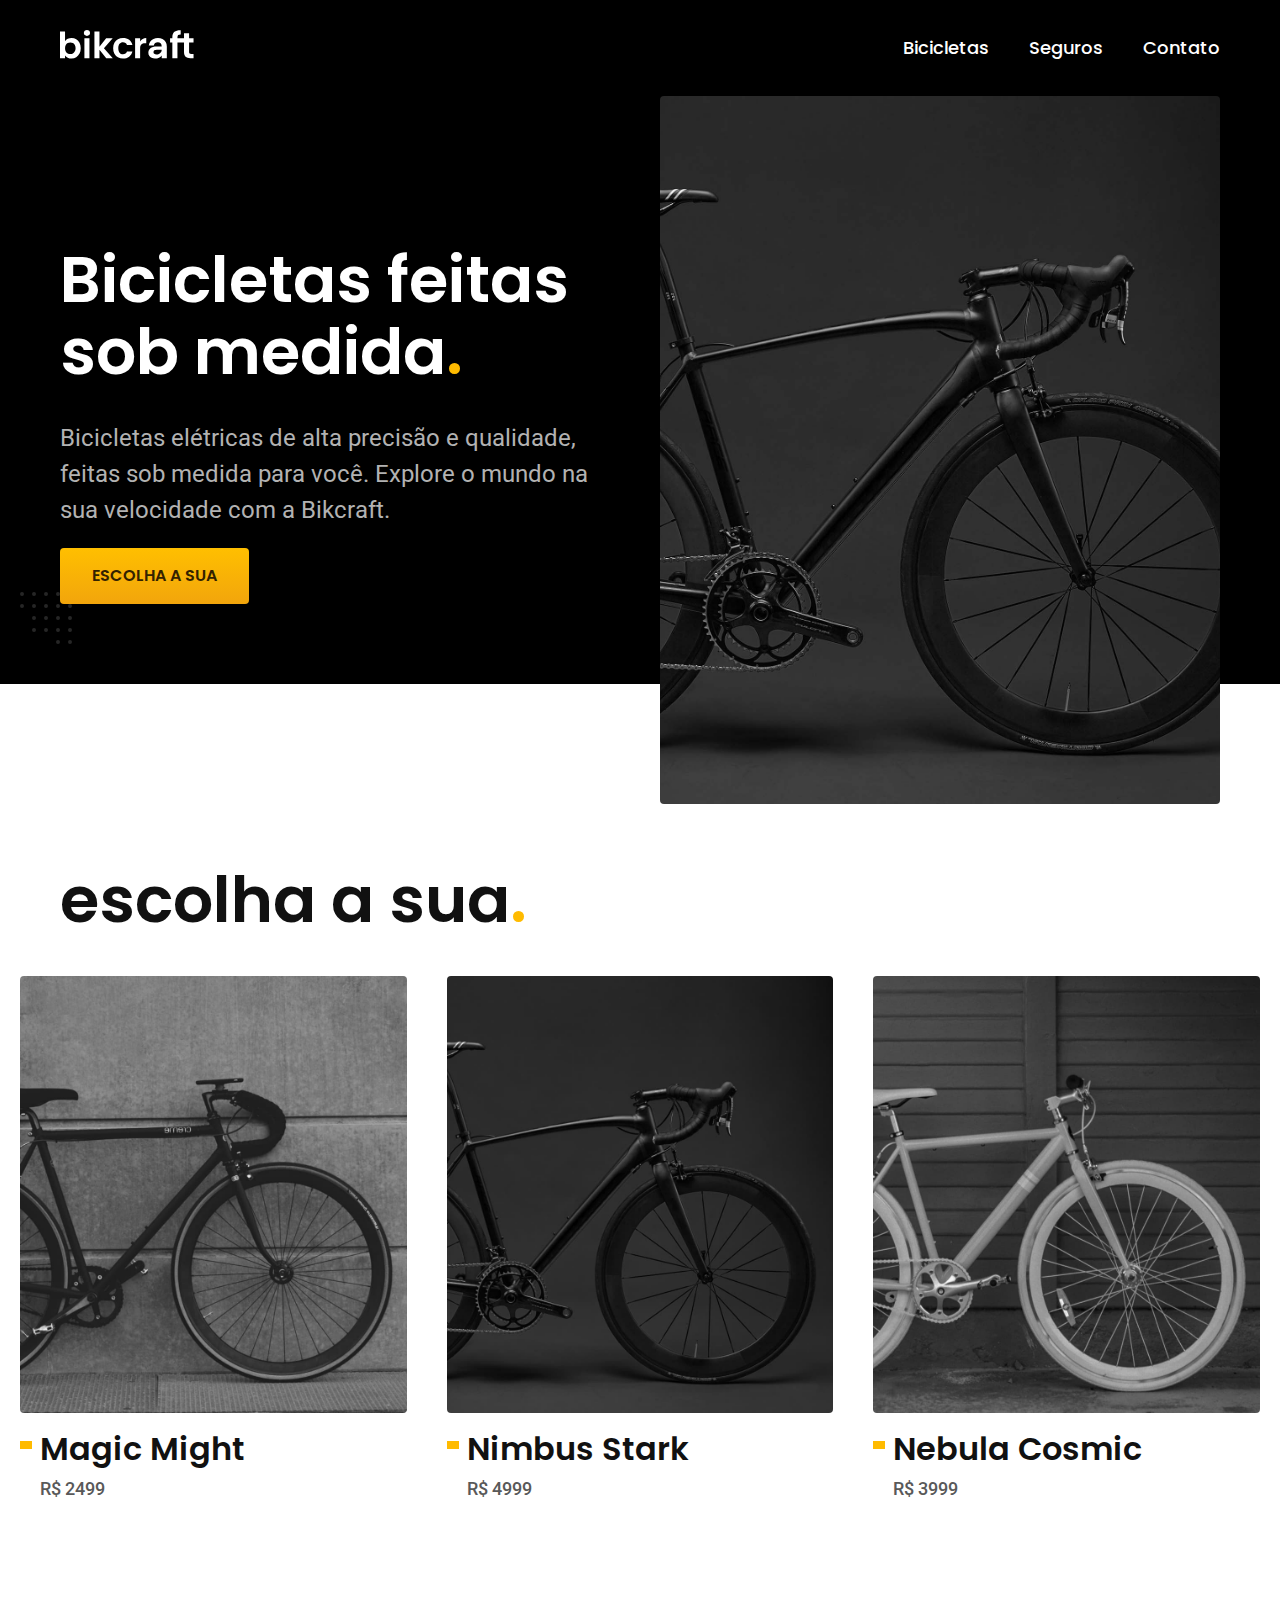
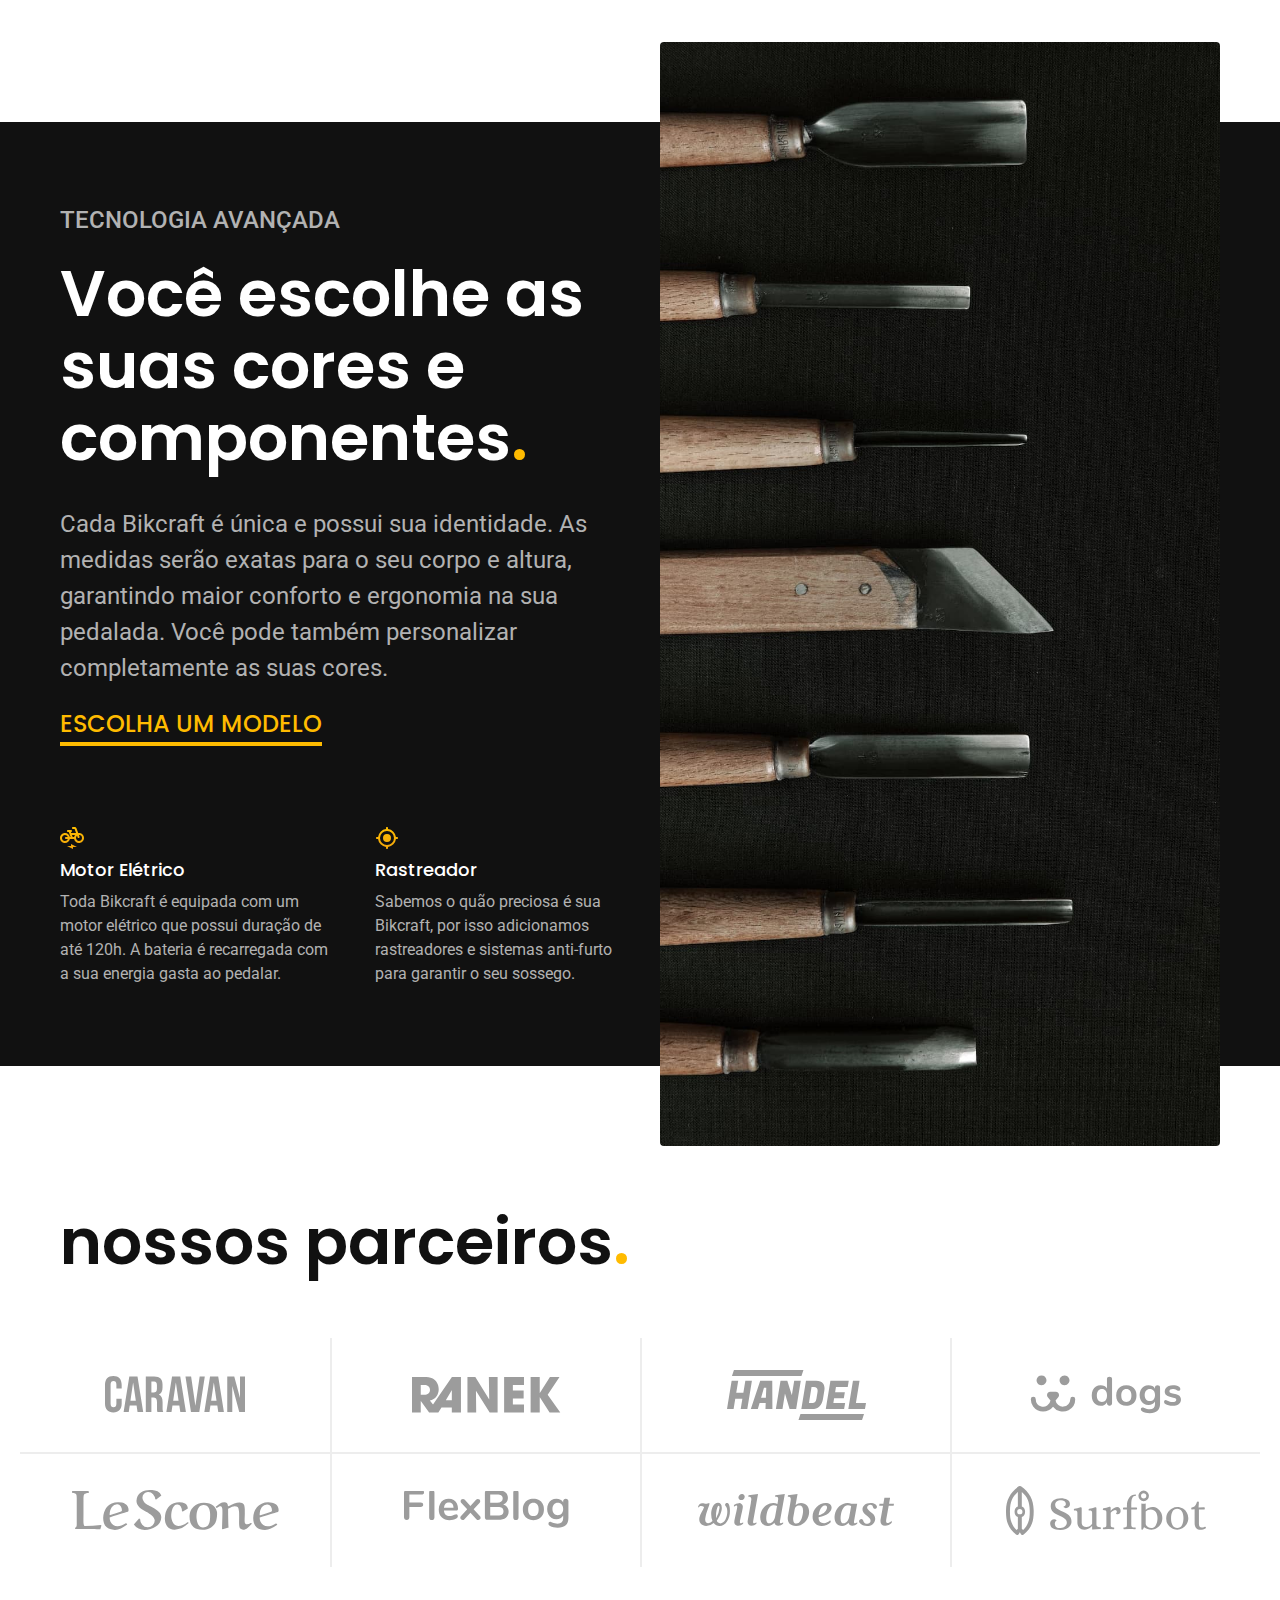
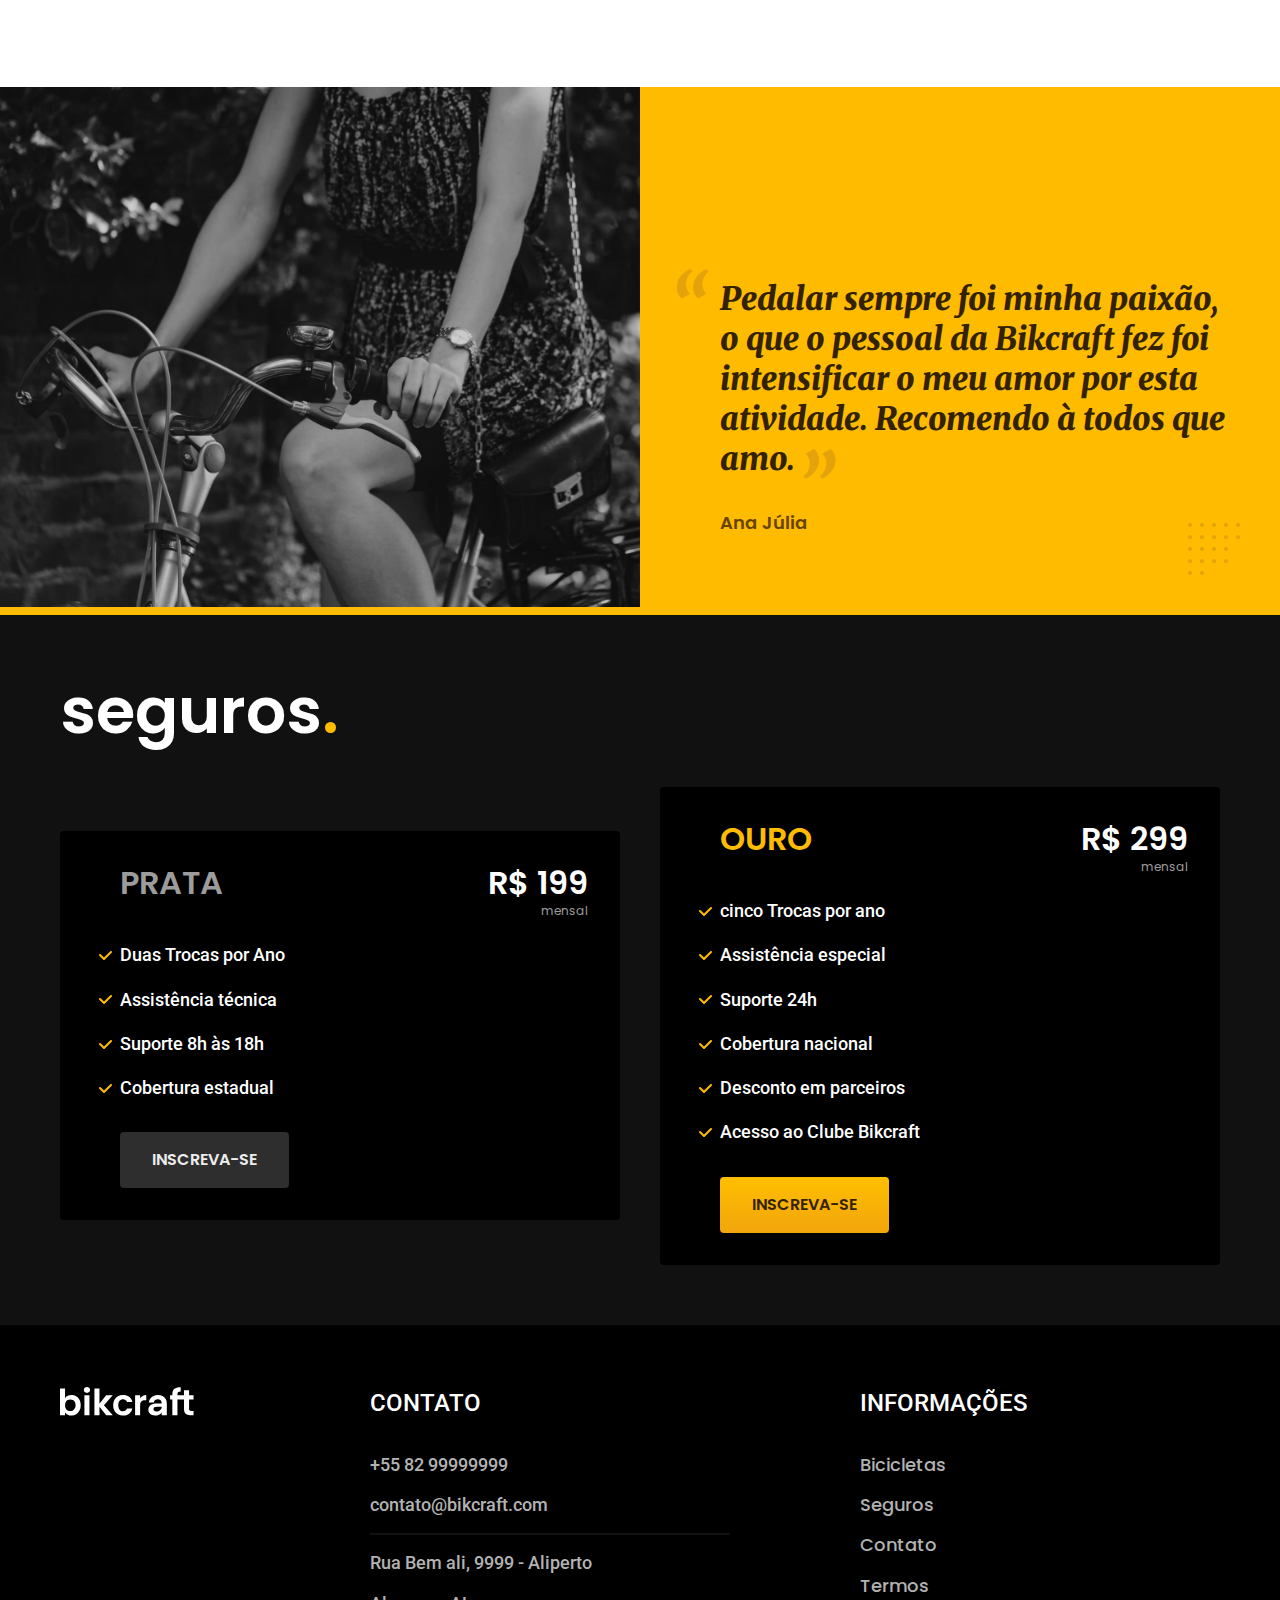
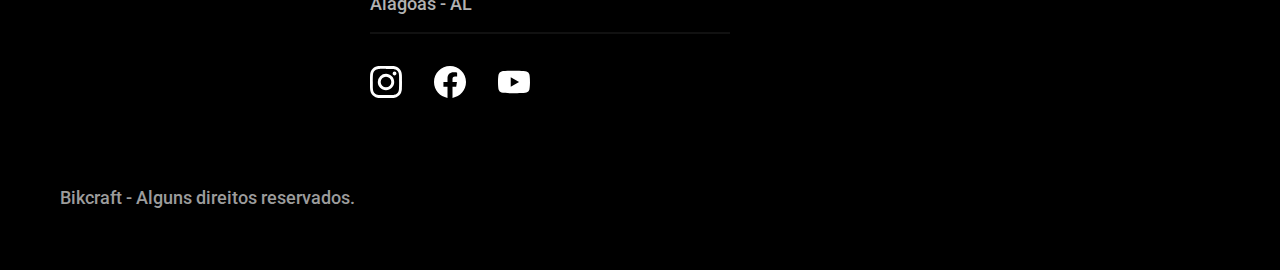
<file: index.html>
<!DOCTYPE html>
<html lang="pt-br">
<head>
  <title>Bikcraft - Bicicletas Elétricas</title>
  <meta name="description" content="Bicicletas elétricas de alta precisão e velocidade, feitas sob medida para o cliente. Explore o mundo na sua velocidade com Bikcraft.">
  <meta charset="UTF-8">
  <meta name="viewport" content="width=device-width, initial-scale=1.0">
  
  <link rel="shortcut icon" href="./favicon.svg" type="image/svg+xml">
  <link rel="preload" href="./css/style.min.css" as="style">
  <link rel="stylesheet" href="./css/style.min.css">
  <link rel="preconnect" href="https://fonts.googleapis.com">
  <link rel="preconnect" href="https://fonts.gstatic.com" crossorigin>
  <link href="https://fonts.googleapis.com/css2?family=Poppins:wght@400;600&family=Roboto:wght@400;500&display=swap" rel="stylesheet">
  <link href="https://fonts.googleapis.com/css2?family=Merriweather:ital,wght@1,900&family=Poppins:wght@400;600&family=Roboto:wght@400;500&display=swap" rel="stylesheet">
  <script>document.documentElement.classList.add('js')</script>
</head>
<body>
  <header class="header-bg">
    <div class="header container">
      <a href="./">
        <img src="./img/bikcraft.svg" width="136" height="32" alt="Bikcraft">
      </a>

      <nav aria-label="primaria">
      <ul class="header-menu cor-0 font-1-m">
      <li><a href="./bicicletas.html">Bicicletas</a></li>
      <li><a href="./seguros.html">Seguros</a></li>
      <li><a href="./contato.html">Contato</a></li>
    </ul>
    </nav>
  </div>
  </header>
  <main class="introducao-bg">
    <div class="introducao container">
      <div class="introducao-conteudo">
      <h1 class="font-1-xxl font-1-m cor-0 fadeInDown" data-anime="200">Bicicletas feitas sob medida<span class="cor-p1">.</span></h1>
      <p class="font-2-l cor-5 fadeInDown" data-anime="400">Bicicletas elétricas de alta precisão e qualidade, feitas sob medida para você. Explore o mundo na sua velocidade com a Bikcraft.</p>
      <a class="botao fadeInDown" data-anime="600" href="./bicicletas.html">Escolha a sua</a>
      </div>  
      <picture data-anime="800" class="fadeInDown">
        <source media="(max-width:800px)" srcset="./img/bicicletas/nimbus.jpg">
        <img src="./img/fotos/introducao.jpg" width="1280" height="1600" alt="Bicicleta Elétrica preta">
      </picture>
    </div>
  </main>

  <article class="bicicletas-lista">
  <h2 class="font-1-xxl container">escolha a sua<span class="cor-p1">.</span></h2>
  <ul>
    <li>
      <a href="./bicicletas/magic.html">
      <img src="./img/bicicletas/magic-home.jpg" width="920" height="1040" alt="Bicicleta Preta">
      <h3 class="font-1-xl">Magic Might</h3>
      <span class="font-2-m cor-8">R$ 2499</span>
      </a>
    </li>
    <li>
      <a href="./bicicletas/nimbus.html">
      <img src="./img/bicicletas/nimbus-home.jpg" width="920" height="1040" alt="Bicicleta Preta">
      <h3 class="font-1-xl">Nimbus Stark</h3>
      <span class="font-2-m cor-8">R$ 4999</span>
      </a>
    </li>
    <li>
      <a href="./bicicletas/nebula.html">
      <img src="./img/bicicletas/nebula-home.jpg" width="920" height="1040" alt="Bicicleta Preta">
      <h3 class="font-1-xl">Nebula Cosmic</h3>
      <span class="font-2-m cor-8">R$ 3999</span>
      </a>
    </li>
  </ul>
  </article>

  <article class="tecnologia-bg">
    <div class="tecnologia container">
      <div class="tecnologia-conteudo">
      <span class="font-2-l-b cor-5">Tecnologia Avançada</span>
      <h2 class="font-1-xxl cor-0">Você escolhe as suas cores e componentes<span class="cor-p1">.</span></h2>
      <p class="font-2-l cor-5">Cada Bikcraft é única e possui sua identidade. As medidas serão exatas para o seu corpo e altura, garantindo maior conforto e ergonomia na sua pedalada. Você pode também personalizar completamente as suas cores.</p>
      <a class="link" href="./bicicletas.html">Escolha um modelo</a>
      <div class="tecnologia-vantagens">
      <div>
        <img src="./img/icones/eletrica.svg" width="24" height="24" alt="">
        <h3 class="font-1-m cor-0">Motor Elétrico</h3>
        <p class="font-2-s cor-5">Toda Bikcraft é equipada com um motor elétrico que possui duração de até 120h. A bateria é recarregada com a sua energia gasta ao pedalar.</p>
      </div>
      <div>
        <img src="./img/icones/rastreador.svg" width="24" height="24" alt="">
        <h3 class="font-1-m cor-0">Rastreador</h3>
        <p class="font-2-s cor-5">Sabemos o quão preciosa é sua Bikcraft, por isso adicionamos rastreadores e sistemas anti-furto para garantir o seu sossego.</p>
      </div>
    </div>
    </div>
      <div class="tecnologia-imagem">
        <img src="./img/fotos/tecnologia.jpg" width="1200" height="1920" alt="">
      </div>
      </div>
  </article>
  <section class="parceiros" aria-label="Nossos Parceiros">
    <h2 class="font-1-xxl container">nossos parceiros<span class="cor-p1">.</span></h2>
    <ul>
      <li><img src="./img/parceiros/caravan.svg" width="140" height="38" alt="caravan"></li>
      <li><img src="./img/parceiros/ranek.svg" width="149" height="36" alt="ranek"></li>
      <li><img src="./img/parceiros/handel.svg" width="139" height="50" alt="handel"></li>
      <li><img src="./img/parceiros/dogs.svg" width="152" height="39" alt="dogs"></li>
      <li><img src="./img/parceiros/lescone.svg" width="208" height="41" alt="lescone"></li>
      <li><img src="./img/parceiros/flexblog.svg" width="165" height="38" alt="flexblog"></li>
      <li><img src="./img/parceiros/wildbeast.svg" width="196" height="34" alt="wildbeast"></li>
      <li><img src="./img/parceiros/surfbot.svg" width="200" height="49" alt="surfbot"></li>
    </ul>
  </section>
  <section class="depoimento" aria-label="depoimento">
    <div>
      <img src="./img/fotos/depoimento.jpg" width="1560" height="1360" alt="Pessoa pedalando uma bicicleta Bikcraft">
    </div>
    <div class="depoimento-conteudo">
      <blockquote class="font-1-xl cor-p5">
        <p>Pedalar sempre foi minha paixão, o que o pessoal da Bikcraft fez foi intensificar o meu amor por esta atividade. Recomendo à todos que amo.</p>
      </blockquote>
      <span class="font-1-m-b cor-p4">Ana Júlia</span>
    </div>
  </section>
  <article class="seguros-bg">
    <div class="seguros container">
      <h2 class="font-1-xxl cor-0">seguros<span class="cor-p1">.</span></h2>
      <div class="seguros-item">
        <h3 class="font-1-xl cor-6">PRATA</h3>
        <span class="font-1-xl cor-0">R$ 199 <span class="font-1-xs cor-6">mensal</span></span>
        <ul class="font-2-m cor-0">
          <li>Duas Trocas por Ano</li>
          <li>Assistência técnica</li>
          <li>Suporte 8h às 18h</li>
          <li>Cobertura estadual</li>
        </ul>
        <a class="botao secundario" href="./orcamento.html">Inscreva-se</a>
      </div>
      <div class="seguros-item">
        <h3 class="font-1-xl cor-p1">OURO</h3>
        <span class="font-1-xl cor-0">R$ 299 <span class="font-1-xs cor-6">mensal</span></span>
        <ul class="font-2-m cor-0">
          <li>cinco Trocas por ano</li>
          <li>Assistência especial</li>
          <li>Suporte 24h</li>
          <li>Cobertura nacional</li>
          <li>Desconto em parceiros</li>
          <li>Acesso ao Clube Bikcraft</li>
        </ul>
        <a class="botao" href="./orcamento.html">Inscreva-se</a>
      </div>
    </div>
  </article>
  <footer class="footer-bg">
    <div class="footer container">
      <img src="./img/bikcraft.svg" width="136" height="32" alt="Bikcraft">
      <div class="footer-contato">
        <h3 class="font-2-l-b cor-0">Contato</h3>
        <ul class="font-2-m cor-5">
          <li><a href="tel:+558299999999">+55 82 99999999</a></li>
          <li><a href="mailto:contato@bikcraft.com">contato@bikcraft.com</a></li>
          <li>Rua Bem ali, 9999 - Aliperto</li>
          <li>Alagoas - AL</li>
        </ul>
        <div class="footer-redes">
          <a href="./">
            <img src="./img/redes/instagram.svg" width="32" height="32" alt="Instagram">
          </a>
          <a href="./">
            <img src="./img/redes/facebook.svg" width="32" height="32" alt="Facebook">
          </a>
          <a href="./">
            <img src="./img/redes/youtube.svg" width="32" height="32" alt="Youtube">
          </a>
        </div>
      </div>
      <div class="footer-informacoes">
        <h3 class="font-2-l-b cor-0">Informações</h3>
        <nav>
          <ul class="font-1-m cor-5">
            <li><a href="./bicicletas.html">Bicicletas</a></li>
            <li><a href="./seguros.html">Seguros</a></li>
            <li><a href="./contato.html">Contato</a></li>
            <li><a href="./termos.html">Termos</a></li>
          </ul>
        </nav>
      </div>
      <p class="font-2-m cor-6 footer-copy">Bikcraft - Alguns direitos reservados.</p>
    </div>
  </footer>
  <script src="./js/plugins/simple-anime.js"></script>
  <script src="./js/script.js"></script>
</body>

</html>
</file>
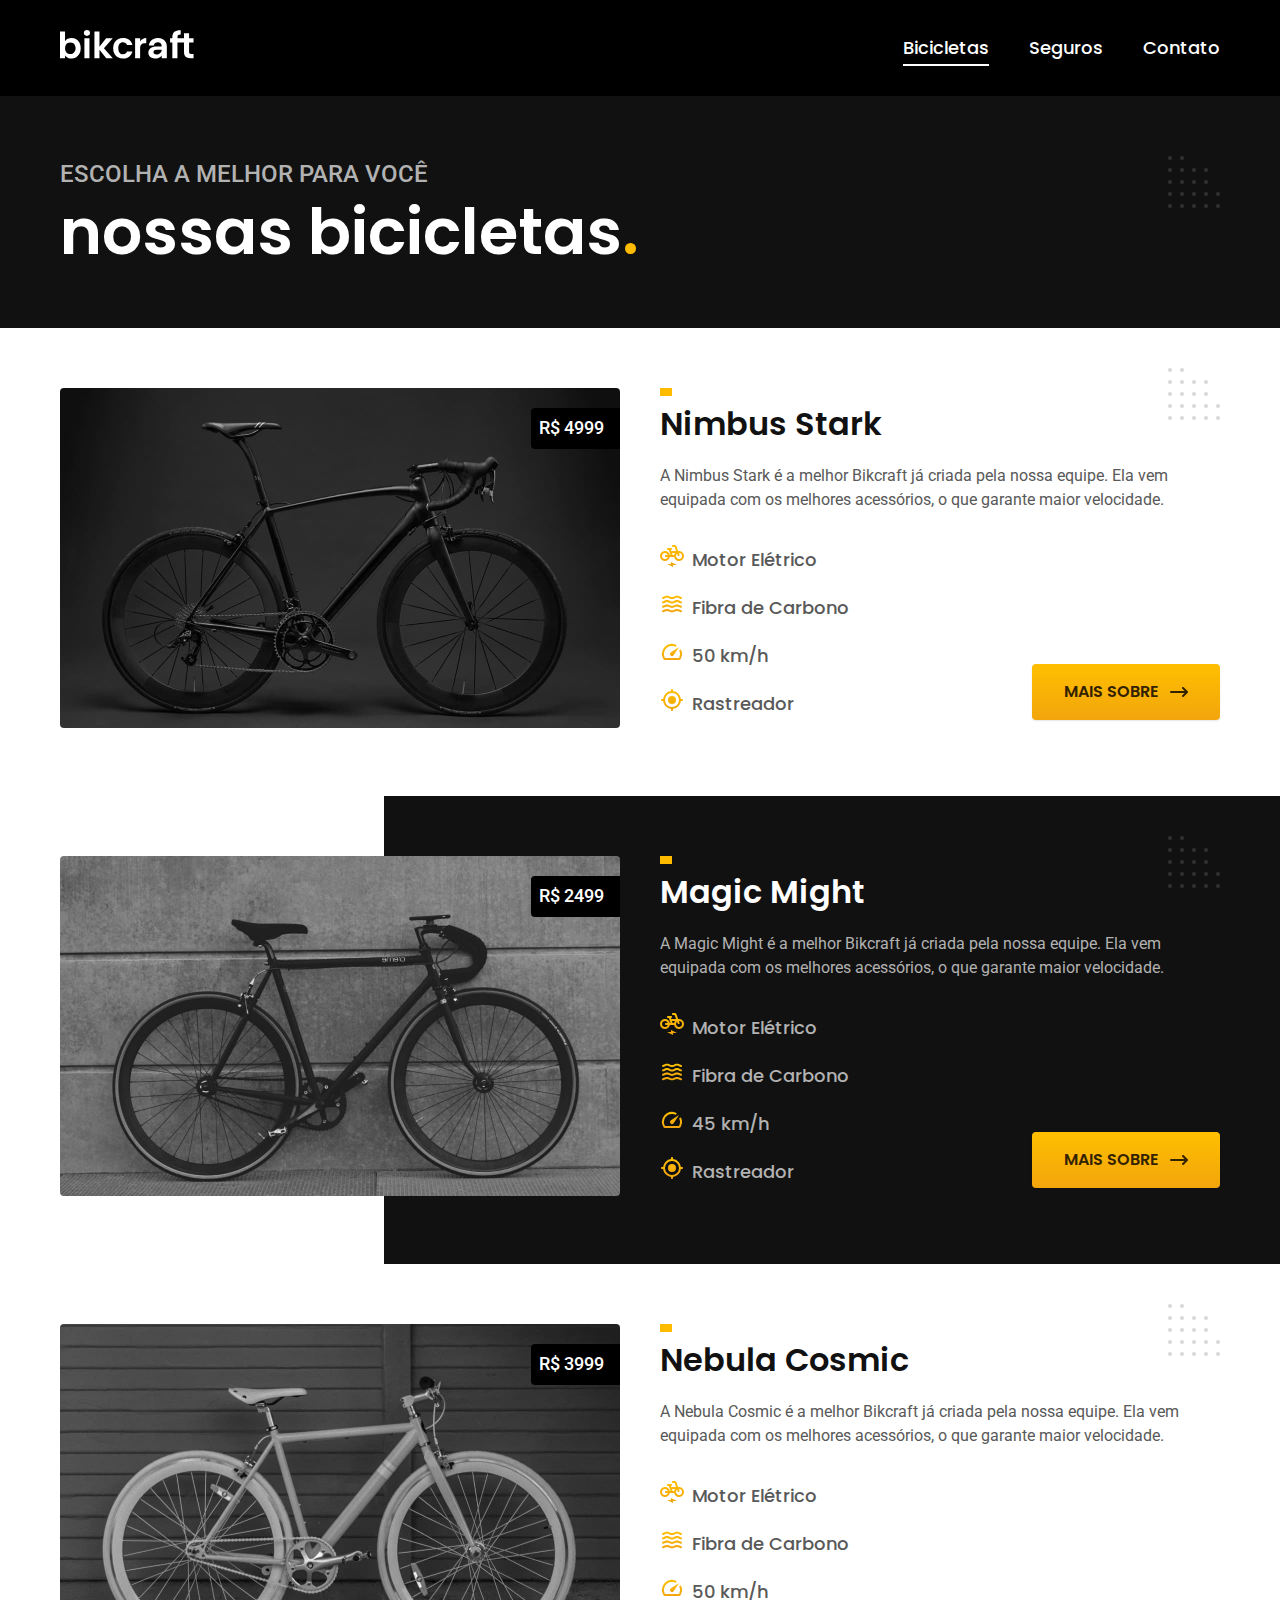
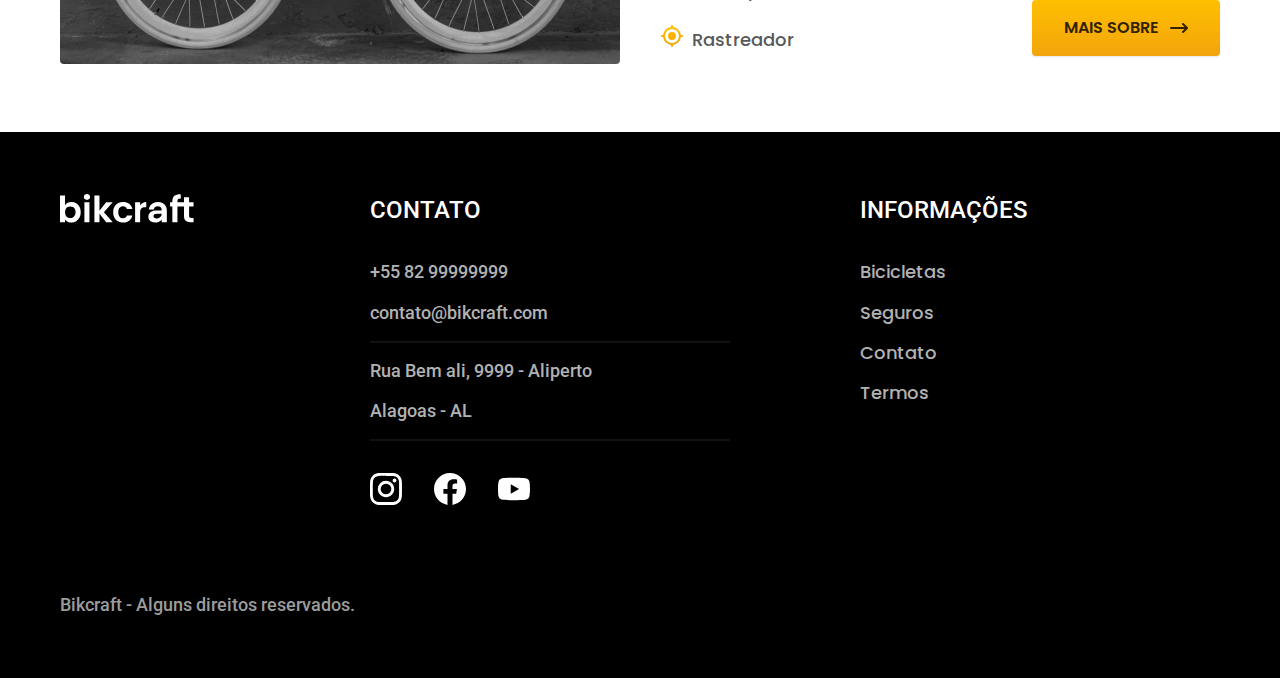
<file: bicicletas.html>
<!DOCTYPE html>
<html lang="pt-br">
<head>
  <title>Bicicletas | Bikcraft</title>
  <meta name="description" content="Termos e Condições.">
  <meta charset="UTF-8">
  <meta name="viewport" content="width=device-width, initial-scale=1.0">
<link rel="shortcut icon" href="./favicon.svg" type="image/svg+xml">
  <link rel="preload" href="./css/style.min.css" as="style">
  <link rel="stylesheet" href="./css/style.min.css">
  <link rel="preconnect" href="https://fonts.googleapis.com">
  <link rel="preconnect" href="https://fonts.gstatic.com" crossorigin>
  <link href="https://fonts.googleapis.com/css2?family=Poppins:wght@400;600&family=Roboto:wght@400;500&display=swap" rel="stylesheet">
  <link href="https://fonts.googleapis.com/css2?family=Merriweather:ital,wght@1,900&family=Poppins:wght@400;600&family=Roboto:wght@400;500&display=swap" rel="stylesheet">
<script>document.documentElement.classList.add('js')</script>
</head>
<body id="bicicletas">
  <header class="header-bg">
    <div class="header container">
      <a href="./">
        <img src="./img/bikcraft.svg" alt="Bikcraft">
      </a>

      <nav aria-label="primaria">
      <ul class="header-menu cor-0 font-1-m">
      <li><a href="./bicicletas.html">Bicicletas</a></li>
      <li><a href="./seguros.html">Seguros</a></li>
      <li><a href="./contato.html">Contato</a></li>
    </ul>
    </nav>
  </div>
  </header>

  <main>
    <div class="titulo-bg">
      <div class="titulo container">
        <p class="font-2-l-b cor-5">Escolha a melhor para você</p>
        <h1 class="font-1-xxl cor-0">nossas bicicletas<span class="cor-p1">.<span</h1>
      </div>
    </div>

    <!-- Primeira bicicleta -->
      <div class="bicicletas container">
        <div class="bicicletas-imagem">
          <img src="./img/bicicletas/nimbus.jpg" alt="Bicicleta Preta">
          <span class="font-2-m cor-0">R$ 4999</span>
        </div>
        <div class="bicicletas-conteudo">
          <h2 class="font-1-xl">Nimbus Stark</h2>
          <p class="font-2-s cor-8">A Nimbus Stark é a melhor Bikcraft já criada pela nossa equipe. Ela vem equipada com os melhores acessórios, o que garante maior velocidade.</p>
          <ul class="font-1-m cor-8">
            <li>
              <img src="./img/icones/eletrica.svg" alt="">
              Motor Elétrico
            </li>
            <li>
              <img src="./img/icones/carbono.svg" alt="">
              Fibra de Carbono
            </li>
            <li>
              <img src="./img/icones/velocidade.svg" alt="">
              50 km/h
            </li>
            <li>
              <img src="./img/icones/rastreador.svg" alt="">
              Rastreador
            </li>
          </ul>
          <a class="botao seta" href="./bicicletas/nimbus.html">Mais Sobre</a>
        </div>
      </div>
    <!-- Segunda Bicicleta -->
    <div class="bicicletas-bg">
      <div class="bicicletas container">
        <div class="bicicletas-imagem">
          <img src="./img/bicicletas/magic.jpg" alt="Bicicleta Preta">
          <span class="font-2-m cor-0">R$ 2499</span>
        </div>
        <div class="bicicletas-conteudo">
          <h2 class="font-1-xl cor-0">Magic Might</h2>
          <p class="font-2-s cor-5">A Magic Might é a melhor Bikcraft já criada pela nossa equipe. Ela vem equipada com os melhores acessórios, o que garante maior velocidade.</p>
          <ul class="font-1-m cor-5">
            <li>
              <img src="./img/icones/eletrica.svg" alt="">
              Motor Elétrico
            </li>
            <li>
              <img src="./img/icones/carbono.svg" alt="">
              Fibra de Carbono
            </li>
            <li>
              <img src="./img/icones/velocidade.svg" alt="">
              45 km/h
            </li>
            <li>
              <img src="./img/icones/rastreador.svg" alt="">
              Rastreador
            </li>
          </ul>
          <a class="botao seta" href="./bicicletas/magic.html">Mais Sobre</a>
        </div>
      </div>
    </div>
    <!-- Terceira Bicicleta -->
      <div class="bicicletas container">
        <div class="bicicletas-imagem">
          <img src="./img/bicicletas/nebula.jpg" alt="Bicicleta Preta">
          <span class="font-2-m cor-0">R$ 3999</span>
        </div>
        <div class="bicicletas-conteudo">
          <h2 class="font-1-xl">Nebula Cosmic</h2>
          <p class="font-2-s cor-8">A Nebula Cosmic é a melhor Bikcraft já criada pela nossa equipe. Ela vem equipada com os melhores acessórios, o que garante maior velocidade.</p>
          <ul class="font-1-m cor-8">
            <li>
              <img src="./img/icones/eletrica.svg" alt="">
              Motor Elétrico
            </li>
            <li>
              <img src="./img/icones/carbono.svg" alt="">
              Fibra de Carbono
            </li>
            <li>
              <img src="./img/icones/velocidade.svg" alt="">
              50 km/h
            </li>
            <li>
              <img src="./img/icones/rastreador.svg" alt="">
              Rastreador
            </li>
          </ul>
          <a class="botao seta" href="./bicicletas/nebula.html">Mais Sobre</a>
        </div>
      </div>
  </main>

  <footer class="footer-bg">
    <div class="footer container">
      <img src="./img/bikcraft.svg" alt="Bikcraft">
      <div class="footer-contato">
        <h3 class="font-2-l-b cor-0">Contato</h3>
        <ul class="font-2-m cor-5">
          <li><a href="tel:+558299999999">+55 82 99999999</a></li>
          <li><a href="mailto:contato@bikcraft.com">contato@bikcraft.com</a></li>
          <li>Rua Bem ali, 9999 - Aliperto</li>
          <li>Alagoas - AL</li>
        </ul>
        <div class="footer-redes">
          <a href="./">
            <img src="./img/redes/instagram.svg" alt="Instagram">
          </a>
          <a href="./">
            <img src="./img/redes/facebook.svg" alt="Facebook">
          </a>
          <a href="./">
            <img src="./img/redes/youtube.svg" alt="Youtube">
          </a>
        </div>
      </div>
      <div class="footer-informacoes">
        <h3 class="font-2-l-b cor-0">Informações</h3>
        <nav>
          <ul class="font-1-m cor-5">
            <li><a href="./bicicletas.html">Bicicletas</a></li>
            <li><a href="./seguros.html">Seguros</a></li>
            <li><a href="./contato.html">Contato</a></li>
            <li><a href="./termos.html">Termos</a></li>
          </ul>
        </nav>
      </div>
      <p class="font-2-m cor-6 footer-copy">Bikcraft - Alguns direitos reservados.</p>
    </div>
  </footer>
  <script src="./js/script.js"></script>
</body>
</html>
</file>
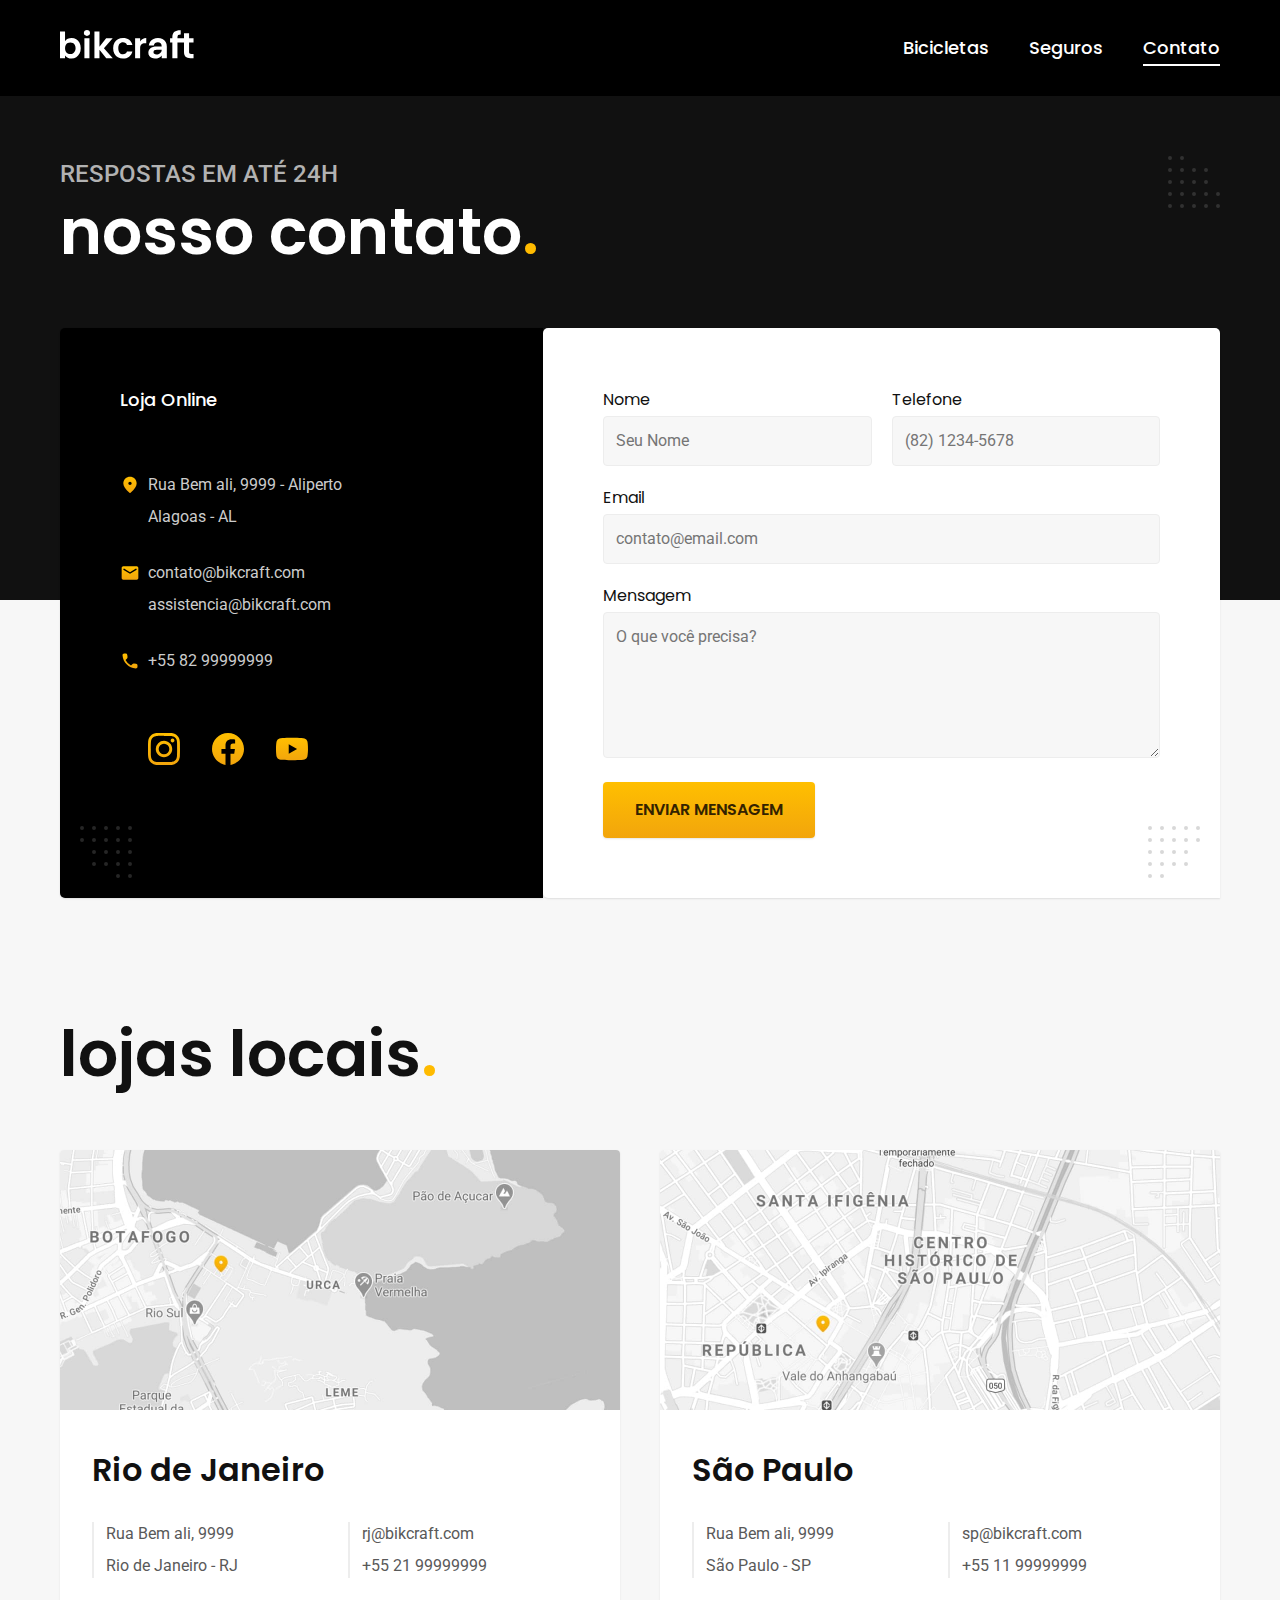
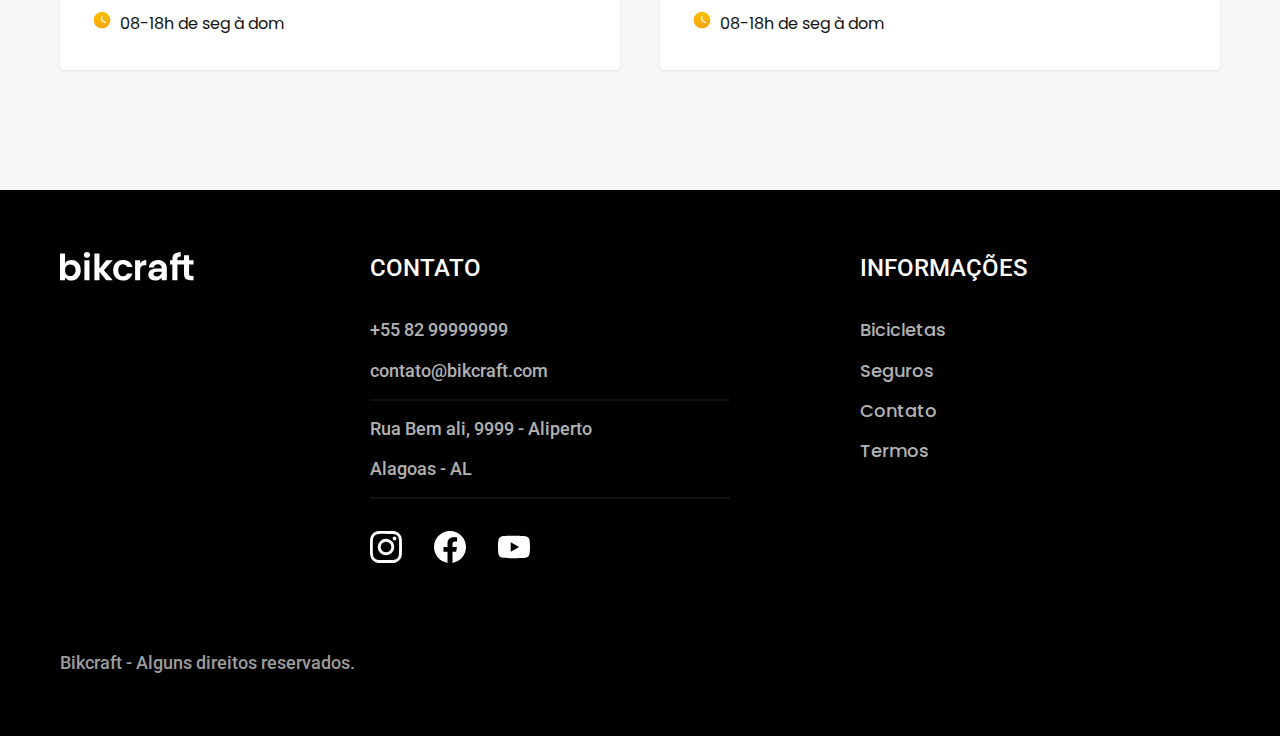
<file: contato.html>
<!DOCTYPE html>
<html lang="pt-br">
<head>
  <title>Contato | Bikcraft</title>
  <meta name="description" content="Contato.">
  <meta charset="UTF-8">
  <meta name="viewport" content="width=device-width, initial-scale=1.0">
<link rel="shortcut icon" href="./favicon.svg" type="image/svg+xml">
  <link rel="preload" href="./css/style.min.css" as="style">
  <link rel="stylesheet" href="./css/style.min.css">
  <link rel="preconnect" href="https://fonts.googleapis.com">
  <link rel="preconnect" href="https://fonts.gstatic.com" crossorigin>
  <link href="https://fonts.googleapis.com/css2?family=Poppins:wght@400;600&family=Roboto:wght@400;500&display=swap" rel="stylesheet">
  <link href="https://fonts.googleapis.com/css2?family=Merriweather:ital,wght@1,900&family=Poppins:wght@400;600&family=Roboto:wght@400;500&display=swap" rel="stylesheet">
<script>document.documentElement.classList.add('js')</script>
</head>
<body id="contato">
  <header class="header-bg">
    <div class="header container">
      <a href="./">
        <img src="./img/bikcraft.svg" alt="Bikcraft">
      </a>

      <nav aria-label="primaria">
      <ul class="header-menu cor-0 font-1-m">
      <li><a href="./bicicletas.html">Bicicletas</a></li>
      <li><a href="./seguros.html">Seguros</a></li>
      <li><a href="./contato.html">Contato</a></li>
    </ul>
    </nav>
  </div>
  </header>

  <main>
    <div class="titulo-bg">
      <div class="titulo container">
        <p class="font-2-l-b cor-5">Respostas em até 24h</p>
        <h1 class="font-1-xxl cor-0">nosso contato<span class="cor-p1">.<span</h1>
      </div>
    </div>

    <div class="contato container">
      <section class="contato-dados" aria-label="Endereço">
        <h2 class="font-1-m cor-0">Loja Online</h2>
        <div class="contato-endereco font-2-s cor-4">
          <p>Rua Bem ali, 9999 - Aliperto</p>
          <p>Alagoas - AL</p>
          <p></p>
        </div>
        <address class="contato-meios font-2-s cor-4">
          <a href="mailto:contato@bikcraft.com">contato@bikcraft.com</a>
          <a href="mailto:assistencia@bikcraft.com">assistencia@bikcraft.com</a>
          <a href="tel:+558299999999">+55 82 99999999</a>
        </address>
        <div class="contato-redes">
          <a href="./">
            <img src="./img/redes/instagram-p.svg" alt="Instagram">
          </a>
          <a href="./">
            <img src="./img/redes/facebook-p.svg" alt="Facebook">
          </a>
          <a href="./">
            <img src="./img/redes/youtube-p.svg" alt="Youtube">
          </a>
        </div>
      </section>
      <section aria-label="formulario" class="contato-formulario">
        <form class="form" action="./contato.html">
          <div>
            <label for="nome">Nome</label>
            <input type="text" name="nome" id="nome" placeholder="Seu Nome">
          </div>
          <div>
            <label for="telefone">Telefone</label>
            <input type="text" name="telefone" id="telefone" placeholder="(82) 1234-5678">
          </div>
          <div class="col-2">
            <label for="email">Email</label>
            <input type="email" name="email" id="email" placeholder="contato@email.com">
          </div>
          <div class="col-2">
            <label for="mensagem">Mensagem</label>
            <textarea rows="5" name="mensagem" id="mensagem" placeholder="O que você precisa?"></textarea>
          </div>
          <button class="botao col-2">Enviar Mensagem</button>
        </form>
      </section>
    </div>
  </main>

  <article class="lojas container">
    <h2 class="font-1-xxl">lojas locais<span class="cor-p1">.</span></h2>
    <div class="lojas-item">
      <img src="./img/lojas/rj.jpg" alt="Endereço Rua Bem ali, 9999, Rio de Janeiro - RJ">
      <div class="lojas-conteudo">
        <h3 class="font-1-xl">Rio de Janeiro</h3>
      <div class="lojas-dados font-2-s cor-8">
        <p>Rua Bem ali, 9999</p>
        <p>Rio de Janeiro - RJ</p>
      </div>
      <div class="lojas-dados font-2-s cor-8">
        <a href="mailto:assistencia@bikcraft.com">rj@bikcraft.com</a>
        <a href="tel:+552199999999">+55 21 99999999</a>
      </div>
      <p class="lojas-tempo font-1-s"><img src="./img/icones/horario.svg" alt="">08-18h de seg à dom</p>
    </div>
    </div>
    <div class="lojas-item">
      <img src="./img/lojas/sp.jpg" alt="Endereço Rua Bem ali, 9999, São Paulo - SP">
      <div class="lojas-conteudo">
        <h3 class="font-1-xl">São Paulo</h3>
      <div class="lojas-dados font-2-s cor-8">
        <p>Rua Bem ali, 9999</p>
        <p>São Paulo - SP</p>
      </div>
      <div class="lojas-dados font-2-s cor-8">
        <a href="mailto:sp@bikcraft.com">sp@bikcraft.com</a>
        <a href="tel:+551199999999">+55 11 99999999</a>
      </div>
      <p class="lojas-tempo font-1-s"><img src="./img/icones/horario.svg" alt="">08-18h de seg à dom</p>
    </div>
    </div>
  </article>

  <footer class="footer-bg">
    <div class="footer container">
      <img src="./img/bikcraft.svg" alt="Bikcraft">
      <div class="footer-contato">
        <h3 class="font-2-l-b cor-0">Contato</h3>
        <ul class="font-2-m cor-5">
          <li><a href="tel:+558299999999">+55 82 99999999</a></li>
          <li><a href="mailto:contato@bikcraft.com">contato@bikcraft.com</a></li>
          <li>Rua Bem ali, 9999 - Aliperto</li>
          <li>Alagoas - AL</li>
        </ul>
        <div class="footer-redes">
          <a href="./">
            <img src="./img/redes/instagram.svg" alt="Instagram">
          </a>
          <a href="./">
            <img src="./img/redes/facebook.svg" alt="Facebook">
          </a>
          <a href="./">
            <img src="./img/redes/youtube.svg" alt="Youtube">
          </a>
        </div>
      </div>
      <div class="footer-informacoes">
        <h3 class="font-2-l-b cor-0">Informações</h3>
        <nav>
          <ul class="font-1-m cor-5">
            <li><a href="./bicicletas.html">Bicicletas</a></li>
            <li><a href="./seguros.html">Seguros</a></li>
            <li><a href="./contato.html">Contato</a></li>
            <li><a href="./termos.html">Termos</a></li>
          </ul>
        </nav>
      </div>
      <p class="font-2-m cor-6 footer-copy">Bikcraft - Alguns direitos reservados.</p>
    </div>
  </footer>
  <script src="./js/script.js"></script>
</body>
</html>
</file>
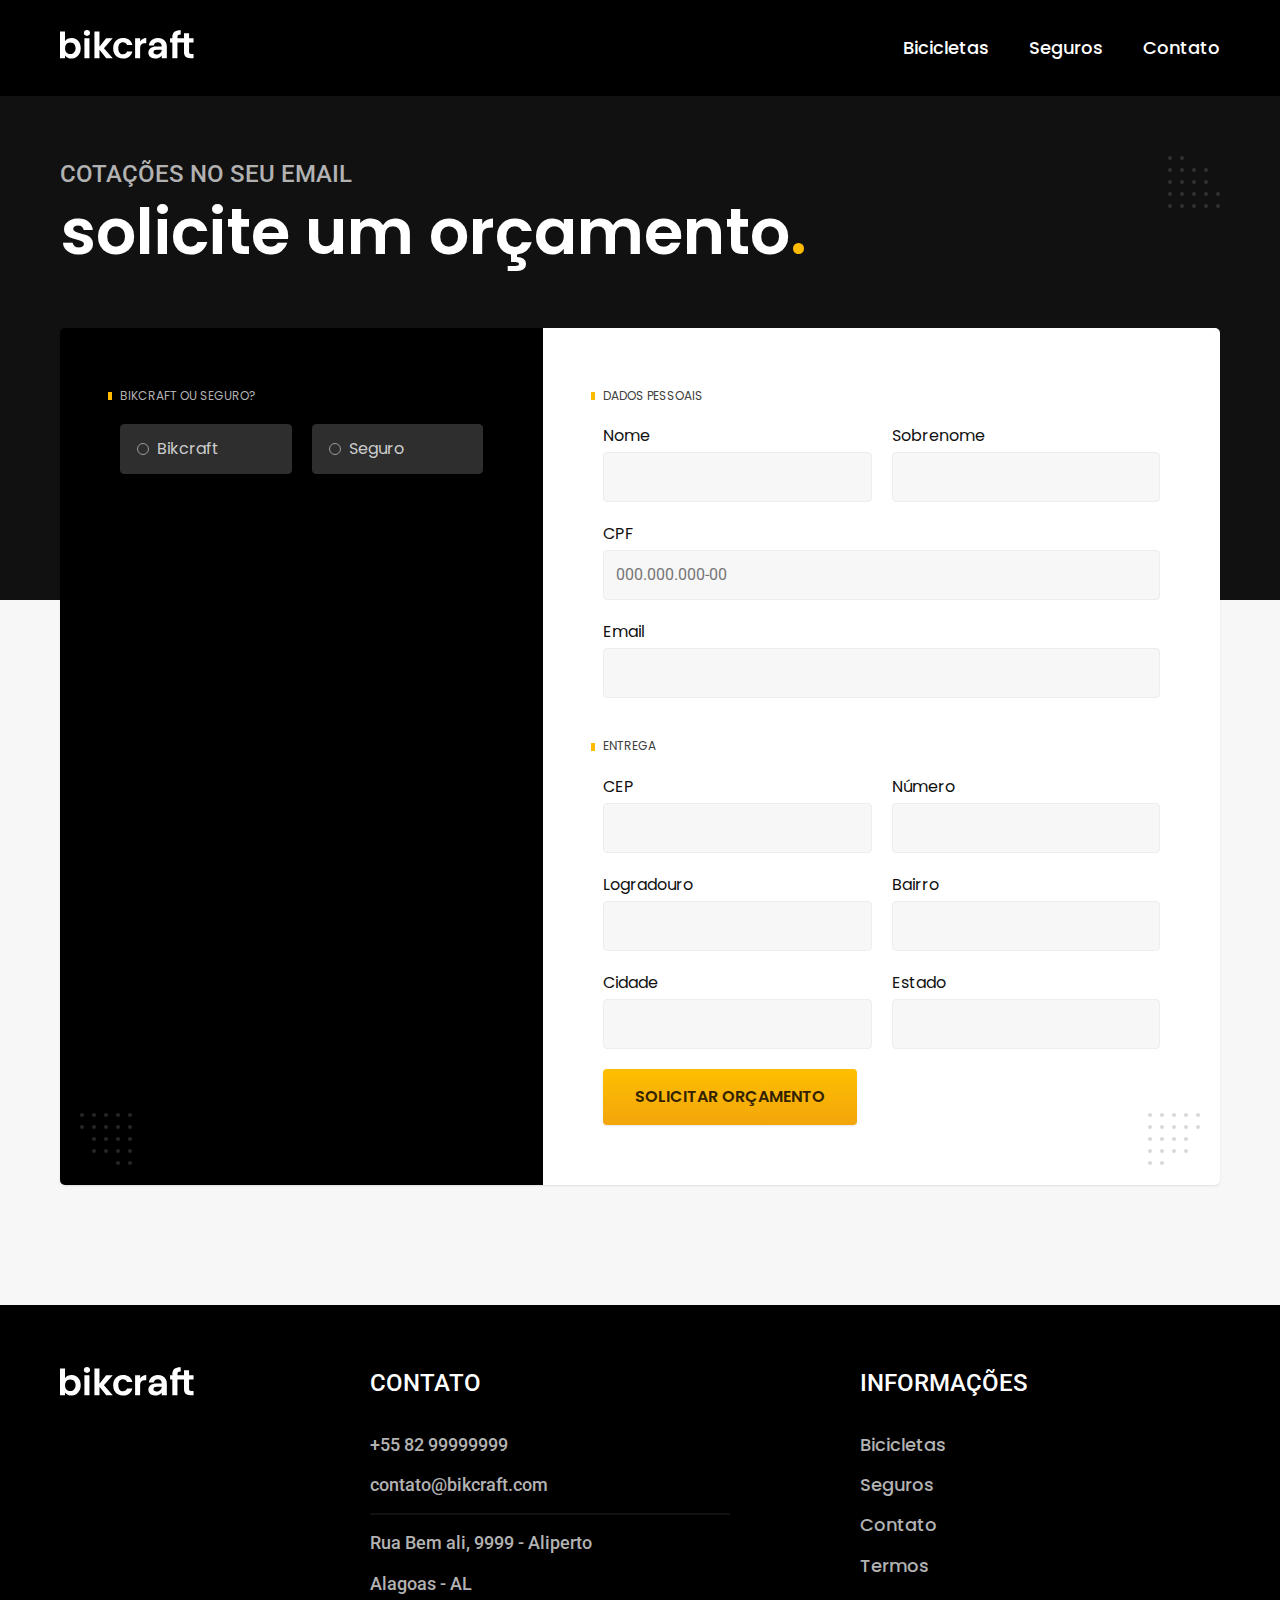
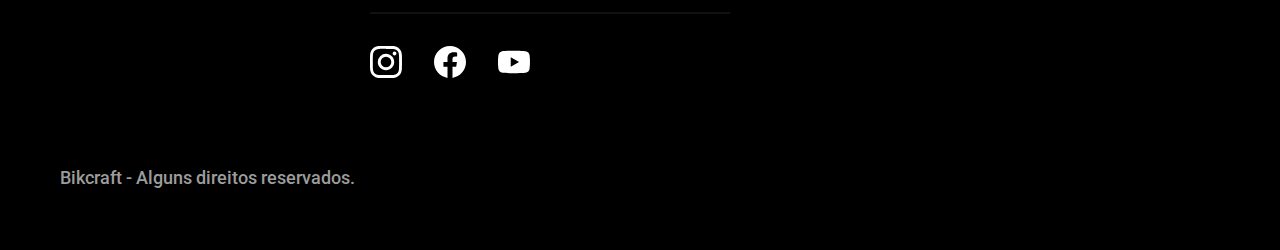
<file: orcamento.html>
<!DOCTYPE html>
<html lang="pt-br">
<head>
  <title>Orçamento | Bikcraft</title>
  <meta name="description" content="Orçamento.">
  <meta charset="UTF-8">
  <meta name="viewport" content="width=device-width, initial-scale=1.0">
<link rel="shortcut icon" href="./favicon.svg" type="image/svg+xml">
  <link rel="preload" href="./css/style.min.css" as="style">
  <link rel="stylesheet" href="./css/style.min.css">
  <link rel="preconnect" href="https://fonts.googleapis.com">
  <link rel="preconnect" href="https://fonts.gstatic.com" crossorigin>
  <link href="https://fonts.googleapis.com/css2?family=Poppins:wght@400;600&family=Roboto:wght@400;500&display=swap" rel="stylesheet">
  <link href="https://fonts.googleapis.com/css2?family=Merriweather:ital,wght@1,900&family=Poppins:wght@400;600&family=Roboto:wght@400;500&display=swap" rel="stylesheet">
<script>document.documentElement.classList.add('js')</script>
</head>
<body id="orcamento">
  <header class="header-bg">
    <div class="header container">
      <a href="./">
        <img src="./img/bikcraft.svg" alt="Bikcraft">
      </a>

      <nav aria-label="primaria">
      <ul class="header-menu cor-0 font-1-m">
      <li><a href="./bicicletas.html">Bicicletas</a></li>
      <li><a href="./seguros.html">Seguros</a></li>
      <li><a href="./contato.html">Contato</a></li>
    </ul>
    </nav>
  </div>
  </header>

  <main>
    <div class="titulo-bg">
      <div class="titulo container">
        <p class="font-2-l-b cor-5">Cotações no seu email</p>
        <h1 class="font-1-xxl cor-0">solicite um orçamento<span class="cor-p1">.<span</h1>
      </div>
    </div>

    <form class="orcamento container" action="./">
      <div class="orcamento-produto" >
        <h2 class="font-1-xs cor-5" >Bikcraft ou Seguro?</h2>
        <input type="radio" name="tipo" id="bikcraft" value="bikcraft">
        <label for="bikcraft">Bikcraft</label>
        
        <input type="radio" name="tipo" id="seguro" value="seguro">
        <label for="seguro">Seguro</label>

        <div class="orcamento-conteudo" id="orcamento-bikcraft">
          <h2 class="font-1-xs cor-5">Escolha a sua</h2>
          <input type="radio" name="produto" id="nimbus" value="nimbus">
          <label for="nimbus">Nimbus Stark <span>R$ 4999</span></label>
          <div class="orcamento-detalhes">
            <ul class="font-1-xs cor-8">
              <li><img src="./img/icones/eletrica.svg" alt="">Motor Elétrico</li>
              <li><img src="./img/icones/carbono.svg" alt="">Fibra de Carbono</li>
              <li><img src="./img/icones/velocidade.svg" alt="">50 km/h</li>
              <li><img src="./img/icones/rastreador.svg" alt="">Rastreador</li>
            </ul>
            <img src="./img/bicicletas/nimbus.jpg" alt="Bicicleta Preta">
          </div>

          <input type="radio" name="produto" id="magic" value="magic">
          <label for="magic">Magic Might <span>R$ 2499</span></label>
          <div class="orcamento-detalhes">
            <ul class="font-1-xs cor-8">
              <li><img src="./img/icones/eletrica.svg" alt="">Motor Elétrico</li>
              <li><img src="./img/icones/carbono.svg" alt="">Fibra de Carbono</li>
              <li><img src="./img/icones/velocidade.svg" alt="">45 km/h</li>
              <li><img src="./img/icones/rastreador.svg" alt="">Rastreador</li>
            </ul>
            <img src="./img/bicicletas/magic.jpg" alt="Bicicleta Preta">
          </div>

          <input type="radio" name="produto" id="nebula" value="nebula">
          <label for="nebula">Nebula Cosmic <span>R$ 3999</span></label>
          <div class="orcamento-detalhes">
            <ul class="font-1-xs cor-8">
              <li><img src="./img/icones/eletrica.svg" alt="">Motor Elétrico</li>
              <li><img src="./img/icones/carbono.svg" alt="">Fibra de Carbono</li>
              <li><img src="./img/icones/velocidade.svg" alt="">40 km/h</li>
              <li><img src="./img/icones/rastreador.svg" alt="">Rastreador</li>
            </ul>
            <img src="./img/bicicletas/nebula.jpg" alt="Bicicleta Branca">
          </div>
        </div>

        <div class="orcamento-conteudo" id="orcamento-seguro">
          <h2 class="font-1-xs cor-5">Escolha o Plano</h2>

          <input type="radio" name="produto" id="prata" value="prata">
          <label for="prata">Prata <span>R$ 199</span></label>

          <input type="radio" name="produto" id="ouro" value="ouro">
          <label for="ouro">Ouro <span>R$ 299</span></label>
        </div>
      </div>
      <div class="orcamento-dados form">
        <h2 class="font-1-xs cor-9 col-2">dados pessoais</h2>
        <div>
          <label for="nome">Nome</label>
          <input type="text" name="nome" id="nome">
        </div>
        <div>
          <label for="sobrenome">Sobrenome</label>
          <input type="text" name="sobrenome" id="sobrenome">
        </div>
        <div class="col-2">
          <label for="cpf">CPF</label>
          <input type="text" name="cpf" id="cpf" placeholder="000.000.000-00" >
        </div>
        <div class="col-2">
          <label for="email">Email</label>
          <input type="email" name="email" id="email">
        </div>
        <h2 class="font-1-xs cor-9 col-2">entrega</h2>
        <div>
          <label for="cep">CEP</label>
          <input type="text" name="cep" id="cep">
        </div>
        <div>
          <label for="numero">Número</label>
          <input type="text" name="numero" id="numero">
        </div>
        <div>
          <label for="logradouro">Logradouro</label>
          <input type="text" name="logradouro" id="logradouro">
        </div>
        <div>
          <label for="bairro">Bairro</label>
          <input type="text" name="bairro" id="bairro">
        </div>
        <div>
          <label for="cidade">Cidade</label>
          <input type="text" name="cidade" id="cidade">
        </div>
        <div>
          <label for="estado">Estado</label>
          <input type="text" name="estado" id="estado">
        </div>
        <button class="botao col-2">Solicitar Orçamento</button>
      </div>
    </form>
  </main>

  <footer class="footer-bg">
    <div class="footer container">
      <img src="./img/bikcraft.svg" alt="Bikcraft">
      <div class="footer-contato">
        <h3 class="font-2-l-b cor-0">Contato</h3>
        <ul class="font-2-m cor-5">
          <li><a href="tel:+558299999999">+55 82 99999999</a></li>
          <li><a href="mailto:contato@bikcraft.com">contato@bikcraft.com</a></li>
          <li>Rua Bem ali, 9999 - Aliperto</li>
          <li>Alagoas - AL</li>
        </ul>
        <div class="footer-redes">
          <a href="./">
            <img src="./img/redes/instagram.svg" alt="Instagram">
          </a>
          <a href="./">
            <img src="./img/redes/facebook.svg" alt="Facebook">
          </a>
          <a href="./">
            <img src="./img/redes/youtube.svg" alt="Youtube">
          </a>
        </div>
      </div>
      <div class="footer-informacoes">
        <h3 class="font-2-l-b cor-0">Informações</h3>
        <nav>
          <ul class="font-1-m cor-5">
            <li><a href="./bicicletas.html">Bicicletas</a></li>
            <li><a href="./seguros.html">Seguros</a></li>
            <li><a href="./contato.html">Contato</a></li>
            <li><a href="./termos.html">Termos</a></li>
          </ul>
        </nav>
      </div>
      <p class="font-2-m cor-6 footer-copy">Bikcraft - Alguns direitos reservados.</p>
    </div>
  </footer>
  <script src="./js/script.js"></script>
</body>
</html>
</file>
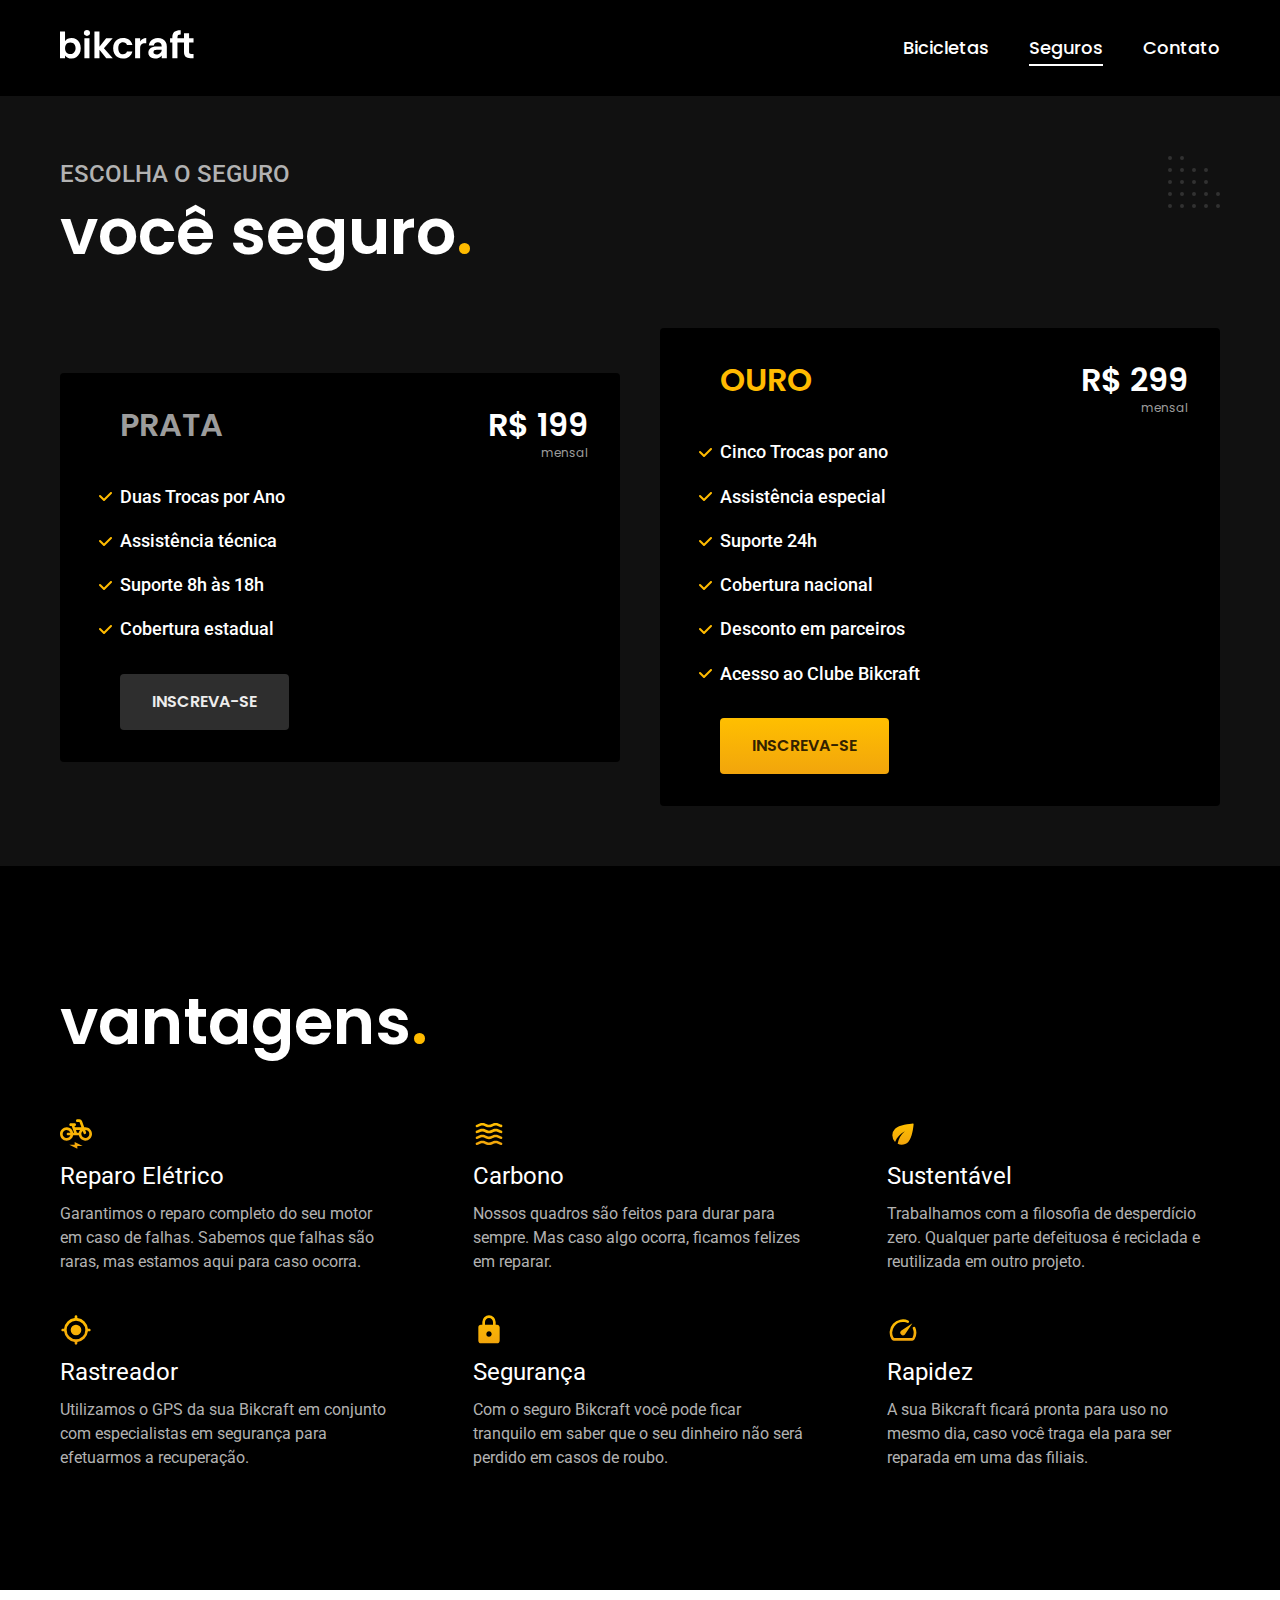
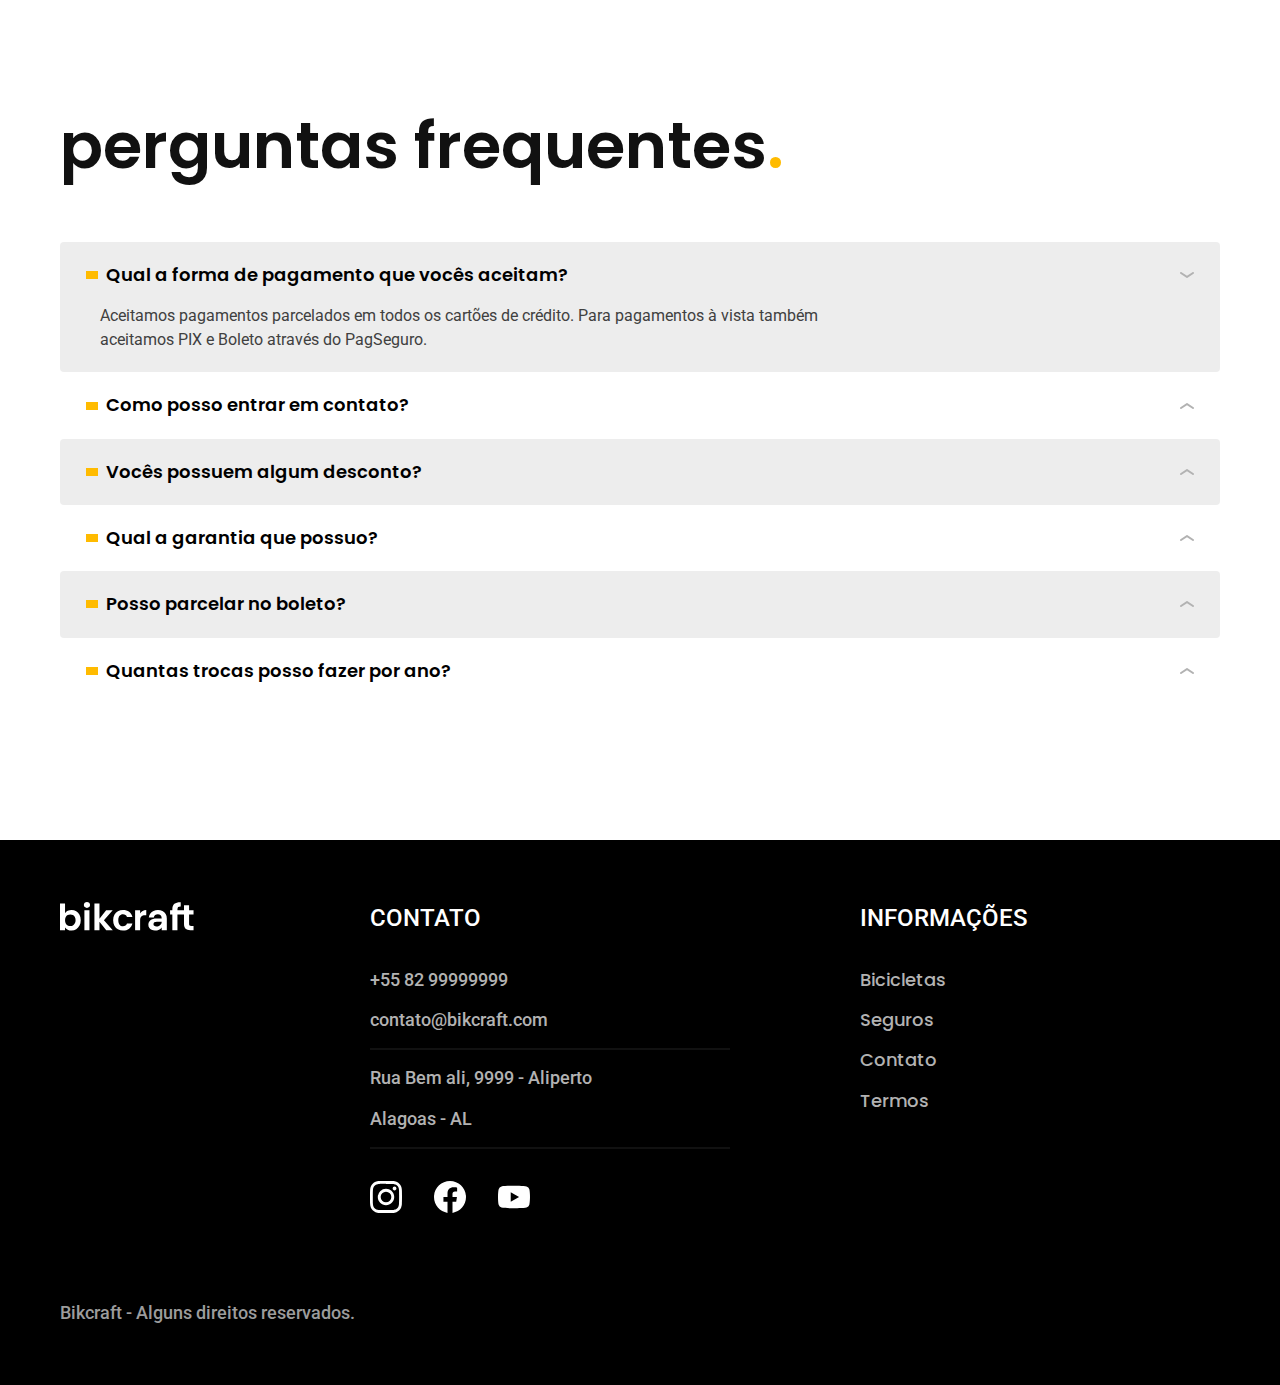
<file: seguros.html>
<!DOCTYPE html>
<html lang="pt-br">
<head>
  <title>Seguros | Bikcraft</title>
  <meta name="description" content="Seguros.">
  <meta charset="UTF-8">
  <meta name="viewport" content="width=device-width, initial-scale=1.0">
<link rel="shortcut icon" href="./favicon.svg" type="image/svg+xml">
  <link rel="preload" href="./css/style.min.css" as="style">
  <link rel="stylesheet" href="./css/style.min.css">
  <link rel="preconnect" href="https://fonts.googleapis.com">
  <link rel="preconnect" href="https://fonts.gstatic.com" crossorigin>
  <link href="https://fonts.googleapis.com/css2?family=Poppins:wght@400;600&family=Roboto:wght@400;500&display=swap" rel="stylesheet">
  <link href="https://fonts.googleapis.com/css2?family=Merriweather:ital,wght@1,900&family=Poppins:wght@400;600&family=Roboto:wght@400;500&display=swap" rel="stylesheet">
<script>document.documentElement.classList.add('js')</script>
</head>
<body id="seguros">
  <header class="header-bg">
    <div class="header container">
      <a href="./">
        <img src="./img/bikcraft.svg" alt="Bikcraft">
      </a>

      <nav aria-label="primaria">
      <ul class="header-menu cor-0 font-1-m">
      <li><a href="./bicicletas.html">Bicicletas</a></li>
      <li><a href="./seguros.html">Seguros</a></li>
      <li><a href="./contato.html">Contato</a></li>
    </ul>
    </nav>
  </div>
  </header>

  <main class="seguros-bg">
    <div class="titulo-bg">
      <div class="titulo container">
        <p class="font-2-l-b cor-5">escolha o seguro</p>
        <h1 class="font-1-xxl cor-0">você seguro<span class="cor-p1">.<span</h1>
      </div>
    </div>
      <div class="seguros container fadeInLeft" data-anime="200">
        <div class="seguros-item">
          <h3 class="font-1-xl cor-6">PRATA</h3>
          <span class="font-1-xl cor-0">R$ 199 <span class="font-1-xs cor-6">mensal</span></span>
          <ul class="font-2-m cor-0">
            <li>Duas Trocas por Ano</li>
            <li>Assistência técnica</li>
            <li>Suporte 8h às 18h</li>
            <li>Cobertura estadual</li>
          </ul>
          <a class="botao secundario" href="./orcamento.html?tipo=seguro&produto=prata ">Inscreva-se</a>
        </div>
        <div class="seguros-item fadeInRight" data-anime="400">
          <h3 class="font-1-xl cor-p1">OURO</h3>
          <span class="font-1-xl cor-0">R$ 299 <span class="font-1-xs cor-6">mensal</span></span>
          <ul class="font-2-m cor-0">
            <li>Cinco Trocas por ano</li>
            <li>Assistência especial</li>
            <li>Suporte 24h</li>
            <li>Cobertura nacional</li>
            <li>Desconto em parceiros</li>
            <li>Acesso ao Clube Bikcraft</li>
          </ul>
          <a class="botao" href="./orcamento.html?tipo=seguro&produto=ouro">Inscreva-se</a>
        </div>
      </div>
  </main>

  <article class="vantagens-bg">
    <div class="vantagens container">
      <h2 class="font-1-xxl cor-0">vantagens<span class="cor-p1">.</span></h2>
    <ul>
      <li>
      <img src="./img/icones/eletrica.svg" alt="">
      <h3 class="font-1-l cor-0">Reparo Elétrico</h3>
      <p class="font-2-s cor-5">Garantimos o reparo completo do seu motor em caso de falhas. Sabemos que falhas são raras, mas estamos aqui para caso ocorra.</p>
    </li>
    <li>
      <img src="./img/icones/carbono.svg" alt="">
      <h3 class="font-1-l cor-0">Carbono</h3>
      <p class="font-2-s cor-5">Nossos quadros são feitos para durar para sempre. Mas caso algo ocorra, ficamos felizes em reparar.</p>
    </li>
    <li>
      <img src="./img/icones/sustentavel.svg" alt="">
      <h3 class="font-1-l cor-0">Sustentável</h3>
      <p class="font-2-s cor-5">Trabalhamos com a filosofia de desperdício zero. Qualquer parte defeituosa é reciclada e reutilizada em outro projeto.</p>
    </li>
    <li>
      <img src="./img/icones/rastreador.svg" alt="">
      <h3 class="font-1-l cor-0">Rastreador</h3>
      <p class="font-2-s cor-5">Utilizamos o GPS da sua Bikcraft em conjunto com especialistas em segurança para efetuarmos a recuperação.</p>
    </li>
    <li>
      <img src="./img/icones/seguro.svg" alt="">
      <h3 class="font-1-l cor-0">Segurança</h3>
      <p class="font-2-s cor-5">Com o seguro Bikcraft você pode ficar tranquilo em saber que o seu dinheiro não será perdido em casos de roubo.</p>
    </li>
    <li>
      <img src="./img/icones/velocidade.svg" alt="">
      <h3 class="font-1-l cor-0">Rapidez</h3>
      <p class="font-2-s cor-5">A sua Bikcraft ficará pronta para uso no mesmo dia, caso você traga ela para ser reparada em uma das filiais.</p>
      </li>
      </ul>
    </div>
  </article>


  <article class="perguntas container">
    <h2 class="font-1-xxl">perguntas frequentes<span class="cor-p1">.</span></h2>
    <dl>
      <div>
        <dt><button class="font-1-m-b" aria-controls="pergunta1" aria-expanded="true">Qual a forma de pagamento que vocês aceitam?</button></dt>
        <dd id="pergunta1" class="font-2-s cor-9 ativa">Aceitamos pagamentos parcelados em todos os cartões de crédito. Para pagamentos à vista também aceitamos PIX e Boleto através do PagSeguro.</dd>
      </div>
      <div>
        <dt><button class="font-1-m-b" aria-controls="pergunta2" aria-expanded="false">Como posso entrar em contato?</button></dt>
        <dd id="pergunta2" class="font-2-s cor-9">Aceitamos pagamentos parcelados em todos os cartões de crédito. Para pagamentos à vista também aceitamos PIX e Boleto através do PagSeguro.</dd>
      </div>
      <div>
        <dt><button class="font-1-m-b" aria-controls="pergunta3" aria-expanded="false">Vocês possuem algum desconto?</button></dt>
        <dd id="pergunta3" class="font-2-s cor-9">Aceitamos pagamentos parcelados em todos os cartões de crédito. Para pagamentos à vista também aceitamos PIX e Boleto através do PagSeguro.</dd>
      </div>
      <div>
        <dt><button class="font-1-m-b" aria-controls="pergunta4" aria-expanded="false">Qual a garantia que possuo?</button></dt>
        <dd id="pergunta4" class="font-2-s cor-9">Aceitamos pagamentos parcelados em todos os cartões de crédito. Para pagamentos à vista também aceitamos PIX e Boleto através do PagSeguro.</dd>
      </div>
      <div>
        <dt><button class="font-1-m-b" aria-controls="pergunta5" aria-expanded="false">Posso parcelar no boleto?</button></dt>
        <dd id="pergunta5" class="font-2-s cor-9">Aceitamos pagamentos parcelados em todos os cartões de crédito. Para pagamentos à vista também aceitamos PIX e Boleto através do PagSeguro.</dd>
      </div>
      <div>
        <dt><button class="font-1-m-b" aria-controls="pergunta6" aria-expanded="false">Quantas trocas posso fazer por ano?</button></dt>
        <dd id="pergunta6" class="font-2-s cor-9">Aceitamos pagamentos parcelados em todos os cartões de crédito. Para pagamentos à vista também aceitamos PIX e Boleto através do PagSeguro.</dd>
      </div>
    </dl>
  </article>

  <footer class="footer-bg">
    <div class="footer container">
      <img src="./img/bikcraft.svg" alt="Bikcraft">
      <div class="footer-contato">
        <h3 class="font-2-l-b cor-0">Contato</h3>
        <ul class="font-2-m cor-5">
          <li><a href="tel:+558299999999">+55 82 99999999</a></li>
          <li><a href="mailto:contato@bikcraft.com">contato@bikcraft.com</a></li>
          <li>Rua Bem ali, 9999 - Aliperto</li>
          <li>Alagoas - AL</li>
        </ul>
        <div class="footer-redes">
          <a href="./">
            <img src="./img/redes/instagram.svg" alt="Instagram">
          </a>
          <a href="./">
            <img src="./img/redes/facebook.svg" alt="Facebook">
          </a>
          <a href="./">
            <img src="./img/redes/youtube.svg" alt="Youtube">
          </a>
        </div>
      </div>
      <div class="footer-informacoes">
        <h3 class="font-2-l-b cor-0">Informações</h3>
        <nav>
          <ul class="font-1-m cor-5">
            <li><a href="./bicicletas.html">Bicicletas</a></li>
            <li><a href="./seguros.html">Seguros</a></li>
            <li><a href="./contato.html">Contato</a></li>
            <li><a href="./termos.html">Termos</a></li>
          </ul>
        </nav>
      </div>
      <p class="font-2-m cor-6 footer-copy">Bikcraft - Alguns direitos reservados.</p>
    </div>
  </footer>
  <script src="./js/plugins/simple-anime.js"></script>
  <script src="./js/script.js"></script>
</body>
</html>
</file>
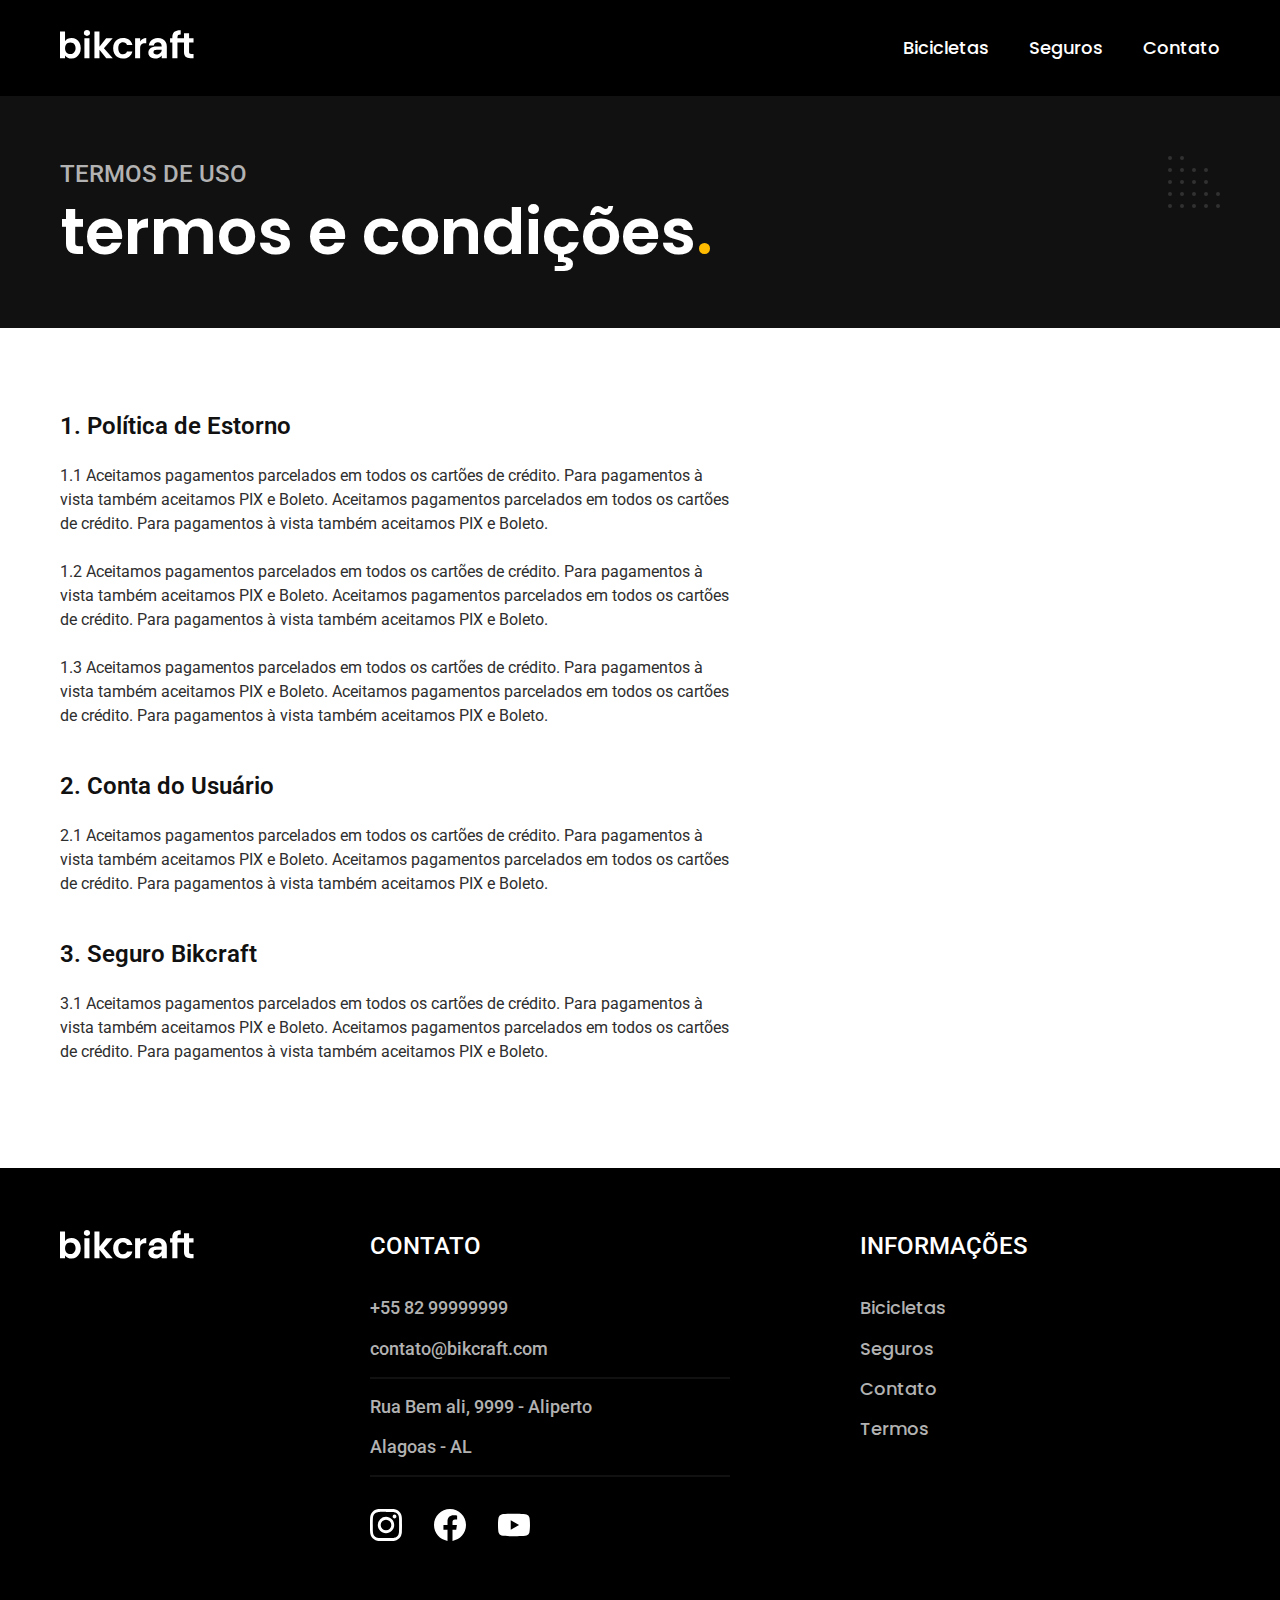
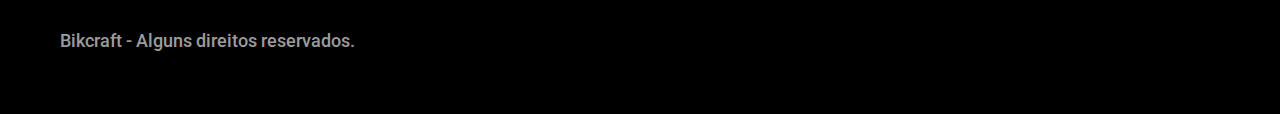
<file: termos.html>
<!DOCTYPE html>
<html lang="pt-br">
<head>
  <title>Termos e Condições | Bikcraft</title>
  <meta name="description" content="Termos e Condições.">
  <meta charset="UTF-8">
  <meta name="viewport" content="width=device-width, initial-scale=1.0">
<link rel="shortcut icon" href="./favicon.svg" type="image/svg+xml">
  <link rel="preload" href="./css/style.min.css" as="style">
  <link rel="stylesheet" href="./css/style.min.css">
  <link rel="preconnect" href="https://fonts.googleapis.com">
  <link rel="preconnect" href="https://fonts.gstatic.com" crossorigin>
  <link href="https://fonts.googleapis.com/css2?family=Poppins:wght@400;600&family=Roboto:wght@400;500&display=swap" rel="stylesheet">
  <link href="https://fonts.googleapis.com/css2?family=Merriweather:ital,wght@1,900&family=Poppins:wght@400;600&family=Roboto:wght@400;500&display=swap" rel="stylesheet">
<script>document.documentElement.classList.add('js')</script>
</head>
<body id="termos">
  <header class="header-bg">
    <div class="header container">
      <a href="./">
        <img src="./img/bikcraft.svg" alt="Bikcraft">
      </a>

      <nav aria-label="primaria">
      <ul class="header-menu cor-0 font-1-m">
      <li><a href="./bicicletas.html">Bicicletas</a></li>
      <li><a href="./seguros.html">Seguros</a></li>
      <li><a href="./contato.html">Contato</a></li>
    </ul>
    </nav>
  </div>
  </header>

  <main>
    <div class="titulo-bg">
      <div class="titulo container">
        <p class="font-2-l-b cor-5">Termos de uso</p>
        <h1 class="font-1-xxl cor-0">termos e condições<span class="cor-p1">.<span</h1>
      </div>
    </div>
    <div class="termos  font-2-s cor-10 container">
      <h2 class="font-1-l cor-11">1. Política de Estorno</h2>
      <p>1.1 Aceitamos pagamentos parcelados em todos os cartões de crédito. Para pagamentos à vista também aceitamos PIX e Boleto. Aceitamos pagamentos parcelados em todos os cartões de crédito. Para pagamentos à vista também aceitamos PIX e Boleto.</p>
      <p>1.2 Aceitamos pagamentos parcelados em todos os cartões de crédito. Para pagamentos à vista também aceitamos PIX e Boleto. Aceitamos pagamentos parcelados em todos os cartões de crédito. Para pagamentos à vista também aceitamos PIX e Boleto.</p>
      <p>1.3 Aceitamos pagamentos parcelados em todos os cartões de crédito. Para pagamentos à vista também aceitamos PIX e Boleto. Aceitamos pagamentos parcelados em todos os cartões de crédito. Para pagamentos à vista também aceitamos PIX e Boleto.</p>
      <h2 class="font-1-l cor-11">2. Conta do Usuário</h2>
      <p>2.1 Aceitamos pagamentos parcelados em todos os cartões de crédito. Para pagamentos à vista também aceitamos PIX e Boleto. Aceitamos pagamentos parcelados em todos os cartões de crédito. Para pagamentos à vista também aceitamos PIX e Boleto.</p>
      <h2 class="font-1-l cor-11">3. Seguro Bikcraft</h2>
      <p>3.1 Aceitamos pagamentos parcelados em todos os cartões de crédito. Para pagamentos à vista também aceitamos PIX e Boleto. Aceitamos pagamentos parcelados em todos os cartões de crédito. Para pagamentos à vista também aceitamos PIX e Boleto.</p>
    </div>
  </main>

  <footer class="footer-bg">
    <div class="footer container">
      <img src="./img/bikcraft.svg" alt="Bikcraft">
      <div class="footer-contato">
        <h3 class="font-2-l-b cor-0">Contato</h3>
        <ul class="font-2-m cor-5">
          <li><a href="tel:+558299999999">+55 82 99999999</a></li>
          <li><a href="mailto:contato@bikcraft.com">contato@bikcraft.com</a></li>
          <li>Rua Bem ali, 9999 - Aliperto</li>
          <li>Alagoas - AL</li>
        </ul>
        <div class="footer-redes">
          <a href="./">
            <img src="./img/redes/instagram.svg" alt="Instagram">
          </a>
          <a href="./">
            <img src="./img/redes/facebook.svg" alt="Facebook">
          </a>
          <a href="./">
            <img src="./img/redes/youtube.svg" alt="Youtube">
          </a>
        </div>
      </div>
      <div class="footer-informacoes">
        <h3 class="font-2-l-b cor-0">Informações</h3>
        <nav>
          <ul class="font-1-m cor-5">
            <li><a href="./bicicletas.html">Bicicletas</a></li>
            <li><a href="./seguros.html">Seguros</a></li>
            <li><a href="./contato.html">Contato</a></li>
            <li><a href="./termos.html">Termos</a></li>
          </ul>
        </nav>
      </div>
      <p class="font-2-m cor-6 footer-copy">Bikcraft - Alguns direitos reservados.</p>
    </div>
  </footer>
  <script src="./js/script.js"></script>
</body>
</html>
</file>
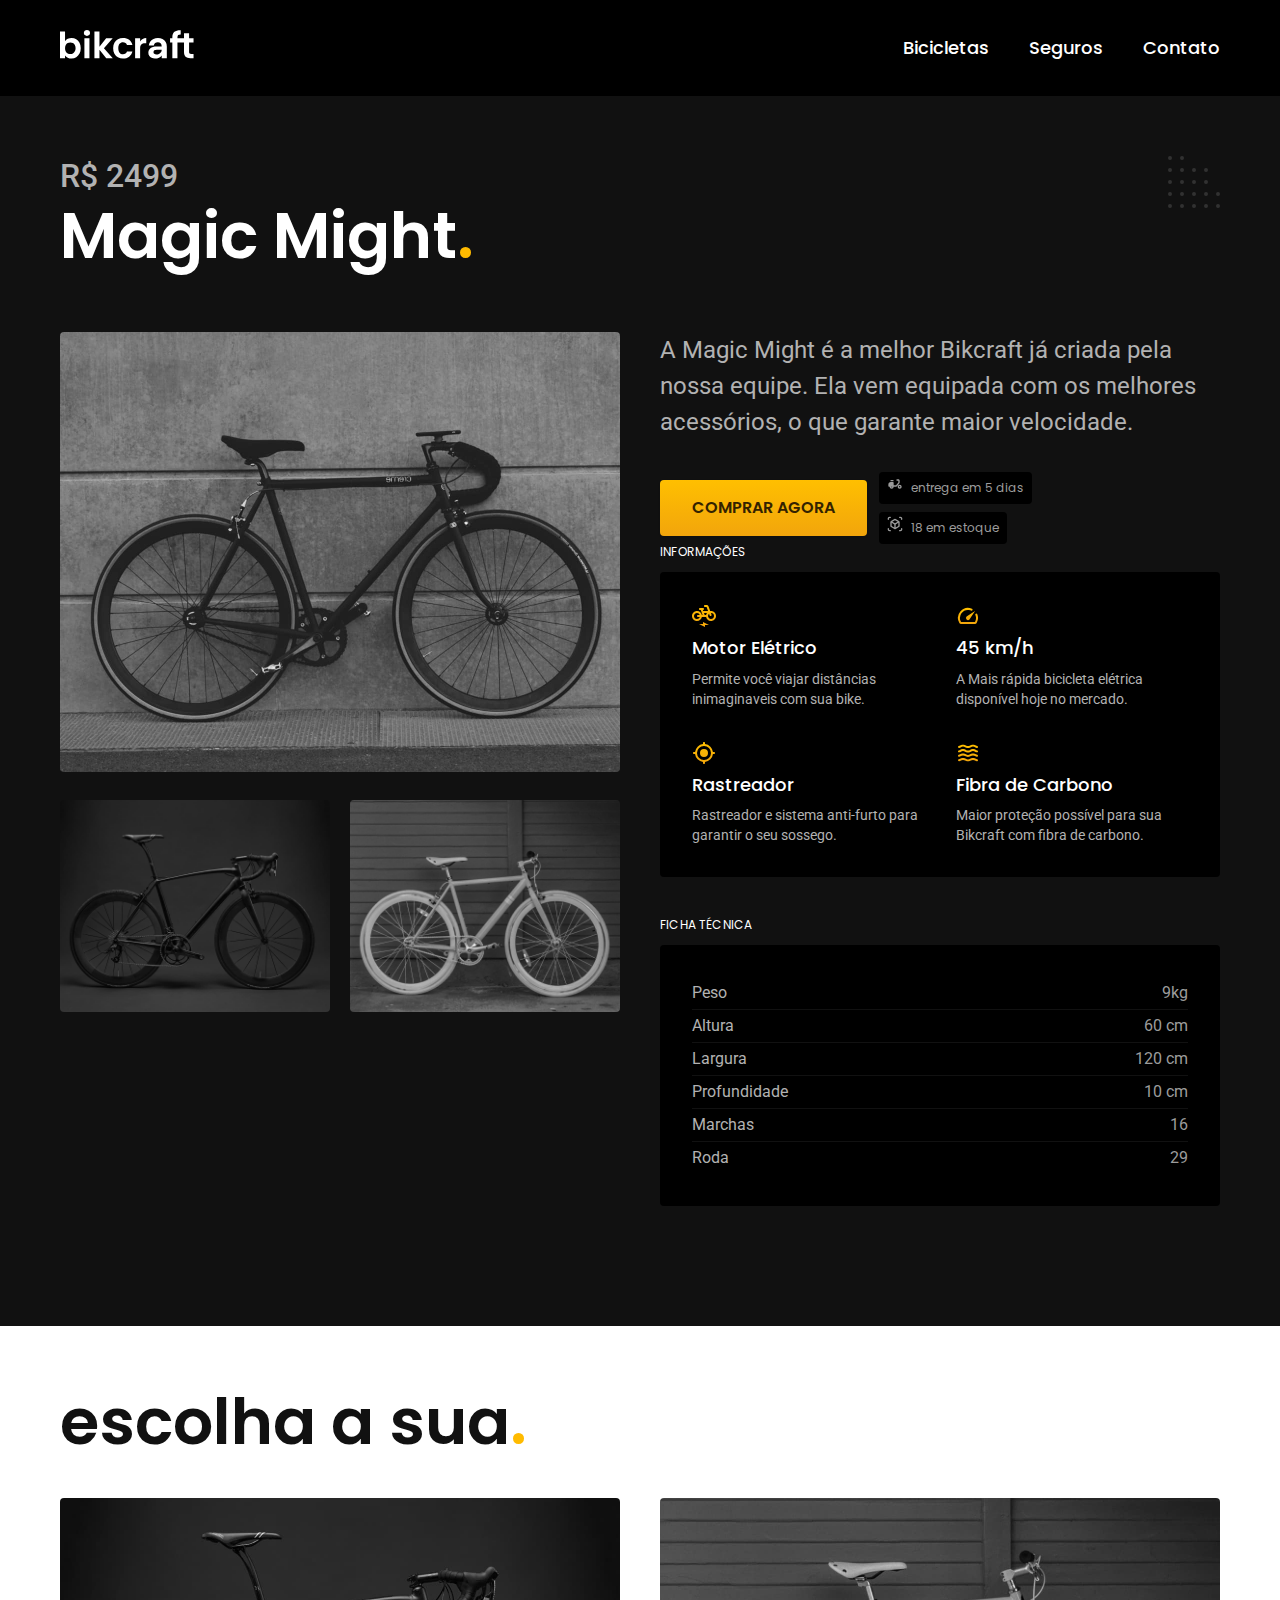
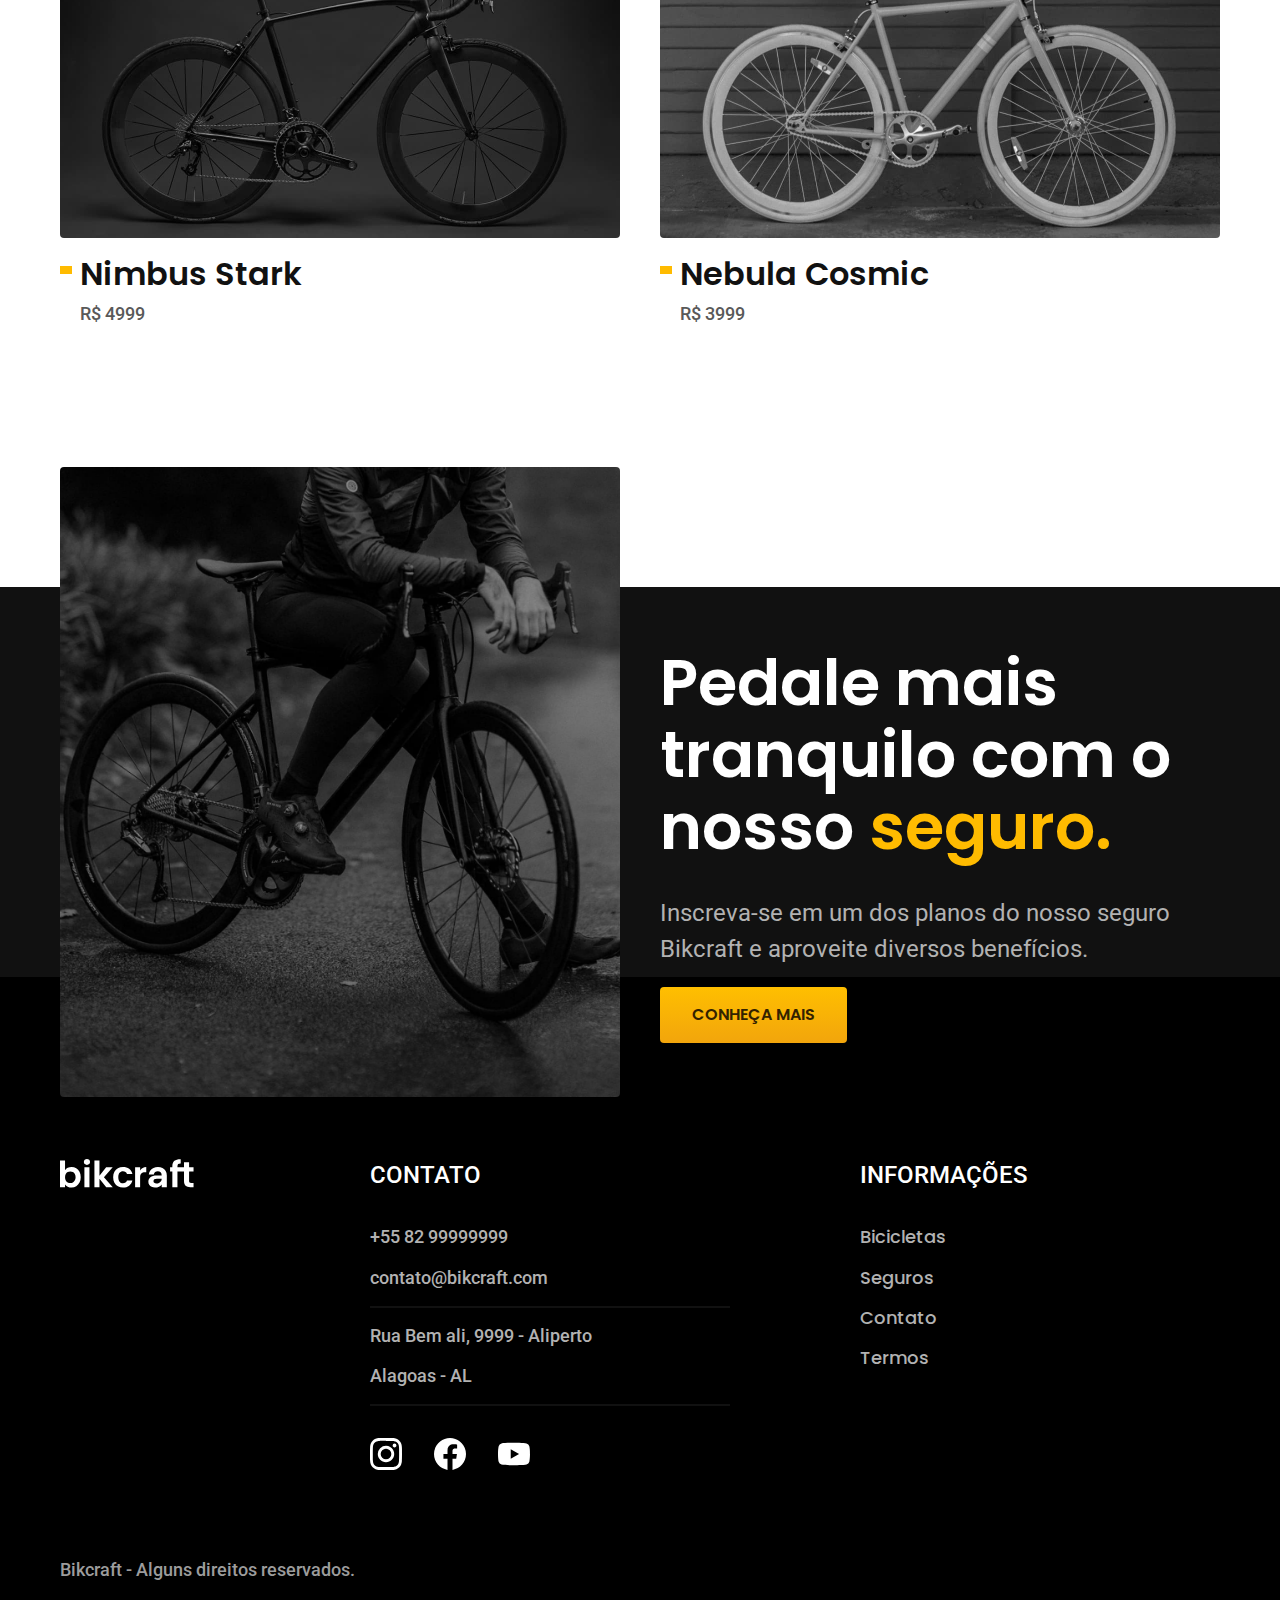
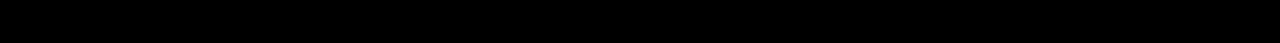
<file: bicicletas/magic.html>
<!DOCTYPE html>
<html lang="pt-br">
<head>
  <title>Magic | Bikcraft</title>
  <meta name="description" content="Magic.">
  <meta charset="UTF-8">
  <meta name="viewport" content="width=device-width, initial-scale=1.0">
  <link rel="shortcut icon" href="../favicon.svg" type="image/svg+xml">
  <link rel="stylesheet" href="../css/style.min.css">
  <link rel="preconnect" href="https://fonts.googleapis.com">
  <link rel="preconnect" href="https://fonts.gstatic.com" crossorigin>
  <link href="https://fonts.googleapis.com/css2?family=Poppins:wght@400;600&family=Roboto:wght@400;500&display=swap" rel="stylesheet">
  <link href="https://fonts.googleapis.com/css2?family=Merriweather:ital,wght@1,900&family=Poppins:wght@400;600&family=Roboto:wght@400;500&display=swap" rel="stylesheet">
<script>document.documentElement.classList.add('js')</script>
</head>
<body id="bicicleta">
  <header class="header-bg">
    <div class="header container">
      <a href="../">
        <img src="../img/bikcraft.svg" alt="Bikcraft">
      </a>

      <nav aria-label="primaria">
      <ul class="header-menu cor-0 font-1-m">
      <li><a href="../bicicletas.html">Bicicletas</a></li>
      <li><a href="../seguros.html">Seguros</a></li>
      <li><a href="../contato.html">Contato</a></li>
    </ul>
    </nav>
  </div>
  </header>

  <main class="titulo-bg">
    <div>
      <div class="titulo container">
        <p class="font-2-xl cor-5">R$ 2499</p>
        <h1 class="font-1-xxl cor-0">Magic Might<span class="cor-p1">.<span</h1>
      </div>
      <div class="bicicleta container">
        <div class="bicicleta-imagens">
          <img src="../img/bicicleta/nimbus2.jpg" alt="Bicicleta 1">
          <img src="../img/bicicleta/nimbus1.jpg" alt="Bicicleta 2">
          <img src="../img/bicicleta/nimbus3.jpg" alt="Bicicleta 3">
        </div>
        <div class="bicicleta-conteudo">
          <p class="font-2-l cor-5">A Magic Might é a melhor Bikcraft já criada pela nossa equipe. Ela vem equipada com os melhores acessórios, o que garante maior velocidade.</p>
          <div class="bicicleta-comprar">
            <a class="botao" href="../orcamento.html?tipo=bikcraft&produto=magic">Comprar Agora</a>
            <span class="font-1-xs cor-6"><img src="../img/icones/entrega.svg" alt="">entrega em 5 dias</span>
            <span class="font-1-xs cor-6"><img src="../img/icones/estoque.svg" alt="">18 em estoque</span>
          </div>
        <h2 class="font-1-xs cor-0">Informações</h2>
        <ul class="bicicleta-informacoes">
          <li>
            <img src="../img/icones/eletrica.svg" alt="">
            <h3 class="font-1-m cor-0">Motor Elétrico</h3>
            <p class="font-2-xs cor-5">Permite você viajar distâncias inimaginaveis com sua bike.</p>
          </li>
          <li>
            <img src="../img/icones/velocidade.svg" alt="">
            <h3 class="font-1-m cor-0">45 km/h</h3>
            <p class="font-2-xs cor-5">A Mais rápida bicicleta elétrica disponível hoje no mercado.</p>
          </li>
          <li>
            <img src="../img/icones/rastreador.svg" alt="">
            <h3 class="font-1-m cor-0">Rastreador</h3>
            <p class="font-2-xs cor-5">Rastreador e sistema anti-furto para garantir o seu sossego.</p>
          </li>
          <li>
            <img src="../img/icones/carbono.svg" alt="">
            <h3 class="font-1-m cor-0">Fibra de Carbono</h3>
            <p class="font-2-xs cor-5">Maior proteção possível para sua Bikcraft com fibra de carbono.</p>
          </li>
        </ul>
        <h2 class="font-1-xs cor-0">Ficha Técnica</h2>
        <ul class="bicicleta-ficha font-2-s cor-5">
          <li>Peso<span>9kg</span></li>
          <li>Altura<span>60 cm</span></li>
          <li>Largura<span>120 cm</span></li>
          <li>Profundidade <span>10 cm</span></li>
          <li>Marchas <span>16</span></li>
          <li>Roda <span>29</span></li>
        </ul>
      </div>
      </div>
  </main>

  <article class="bicicletas-lista container">
    <h2 class="font-1-xxl">escolha a sua<span class="cor-p1">.</span></h2>
    <ul>
      <li>
        <a href="./nimbus.html">
        <img src="../img/bicicletas/nimbus.jpg" alt="Bicicleta Preta">
        <h3 class="font-1-xl">Nimbus Stark</h3>
        <span class="font-2-m cor-8">R$ 4999</span>
        </a>
      </li>
      <li>
        <a href="./nebula.html">
        <img src="../img/bicicletas/nebula.jpg" alt="Bicicleta Preta">
        <h3 class="font-1-xl">Nebula Cosmic</h3>
        <span class="font-2-m cor-8">R$ 3999</span>
        </a>
      </li>
    </ul>
    </article>
    <article class="seguro-bg">
      <div class="seguro container">
        <div class="seguro-imagem">
          <img src="../img/fotos/seguros.jpg" alt="Pessoa parada em cima de uma Bicicleta">
        </div>
        <div class="seguro-conteudo">
          <h2 class="font-1-xxl cor-0">Pedale mais tranquilo com o nosso <span class="cor-p1">seguro.</span></h2>
          <p class="font-2-l cor-5">Inscreva-se em um dos planos do nosso seguro Bikcraft e aproveite diversos benefícios.</p>
          <a class="botao" href="../seguros.html">Conheça mais</a>
        </div>
      </div>
    </article>
  <footer class="footer-bg">
    <div class="footer container">
      <img src="../img/bikcraft.svg" alt="Bikcraft">
      <div class="footer-contato">
        <h3 class="font-2-l-b cor-0">Contato</h3>
        <ul class="font-2-m cor-5">
          <li><a href="tel:+558299999999">+55 82 99999999</a></li>
          <li><a href="mailto:contato@bikcraft.com">contato@bikcraft.com</a></li>
          <li>Rua Bem ali, 9999 - Aliperto</li>
          <li>Alagoas - AL</li>
        </ul>
        <div class="footer-redes">
          <a href="../">
            <img src="../img/redes/instagram.svg" alt="Instagram">
          </a>
          <a href="../">
            <img src="../img/redes/facebook.svg" alt="Facebook">
          </a>
          <a href="../">
            <img src="../img/redes/youtube.svg" alt="Youtube">
          </a>
        </div>
      </div>
      <div class="footer-informacoes">
        <h3 class="font-2-l-b cor-0">Informações</h3>
        <nav>
          <ul class="font-1-m cor-5">
            <li><a href="../bicicletas.html">Bicicletas</a></li>
            <li><a href="../seguros.html">Seguros</a></li>
            <li><a href="../contato.html">Contato</a></li>
            <li><a href="../termos.html">Termos</a></li>
          </ul>
        </nav>
      </div>
      <p class="font-2-m cor-6 footer-copy">Bikcraft - Alguns direitos reservados.</p>
    </div>
  </footer>
  <script src="../js/script.js"></script>
</body>
</html>
</file>
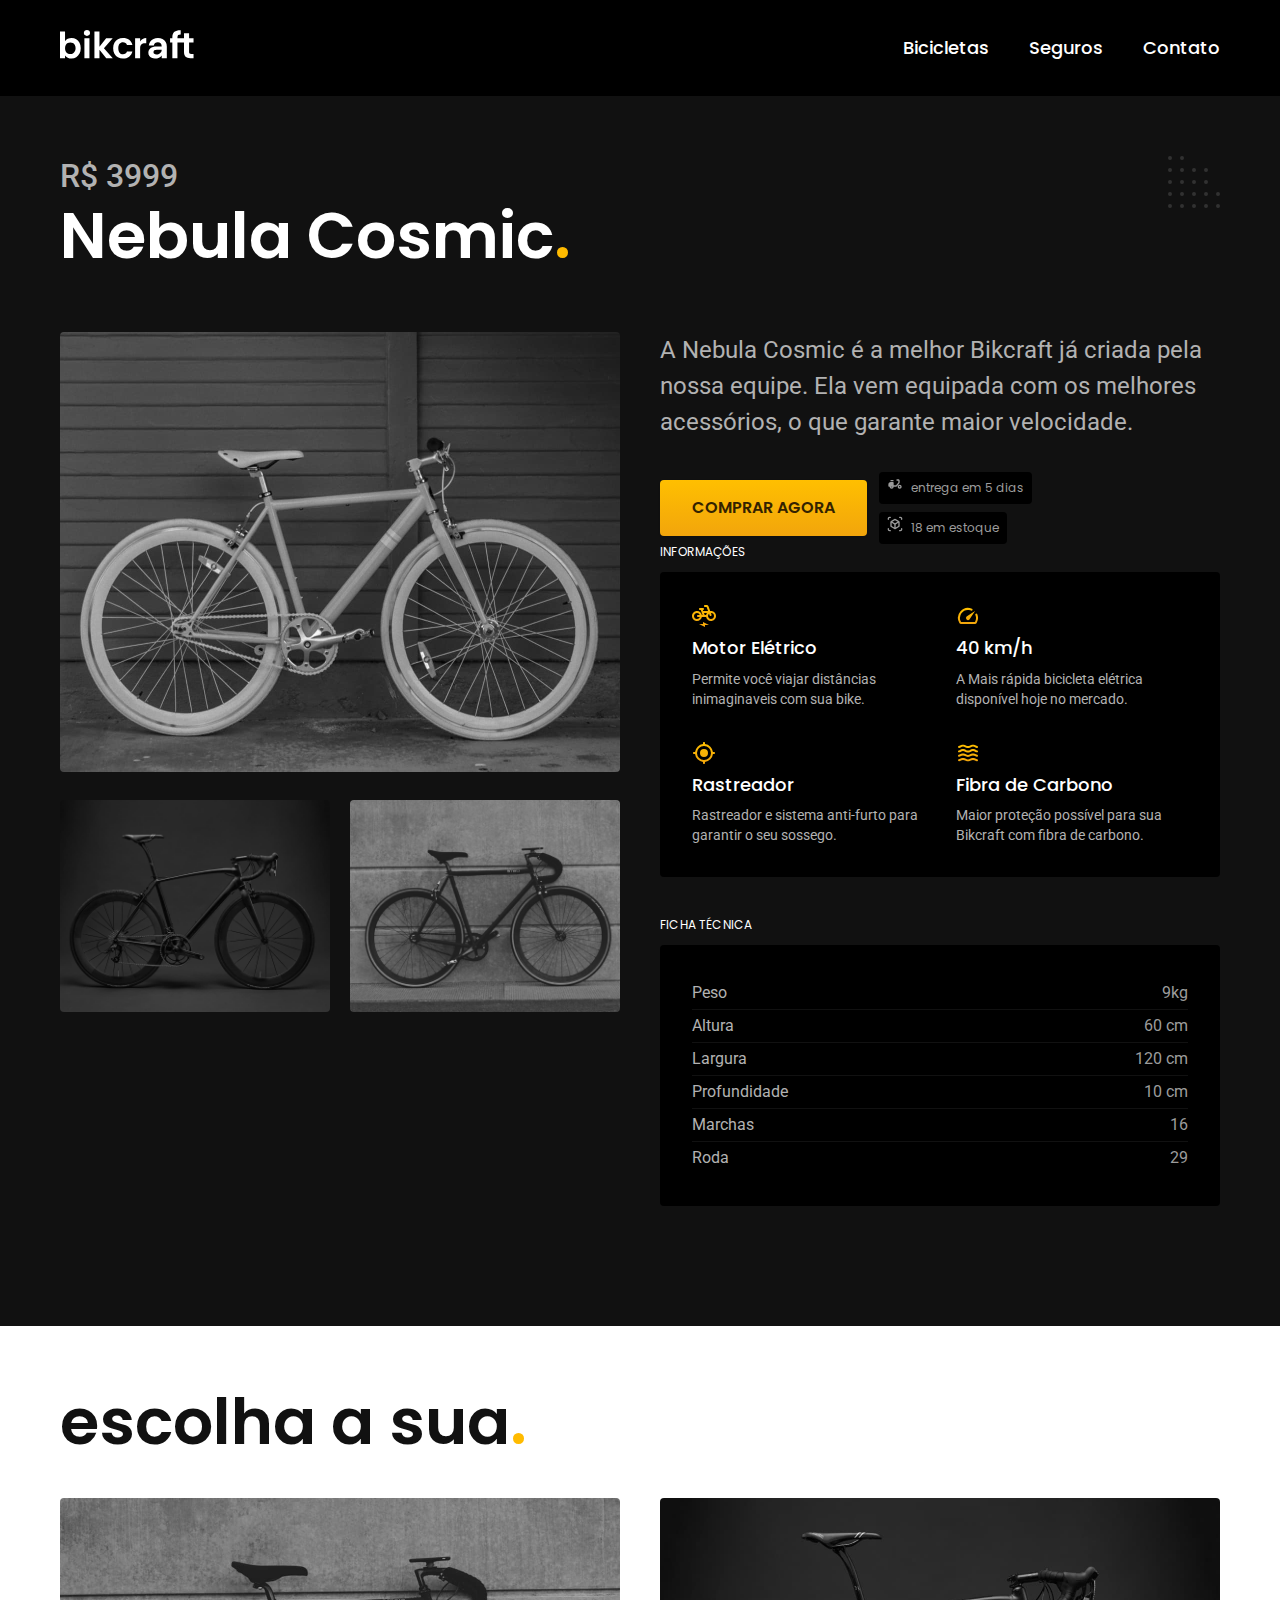
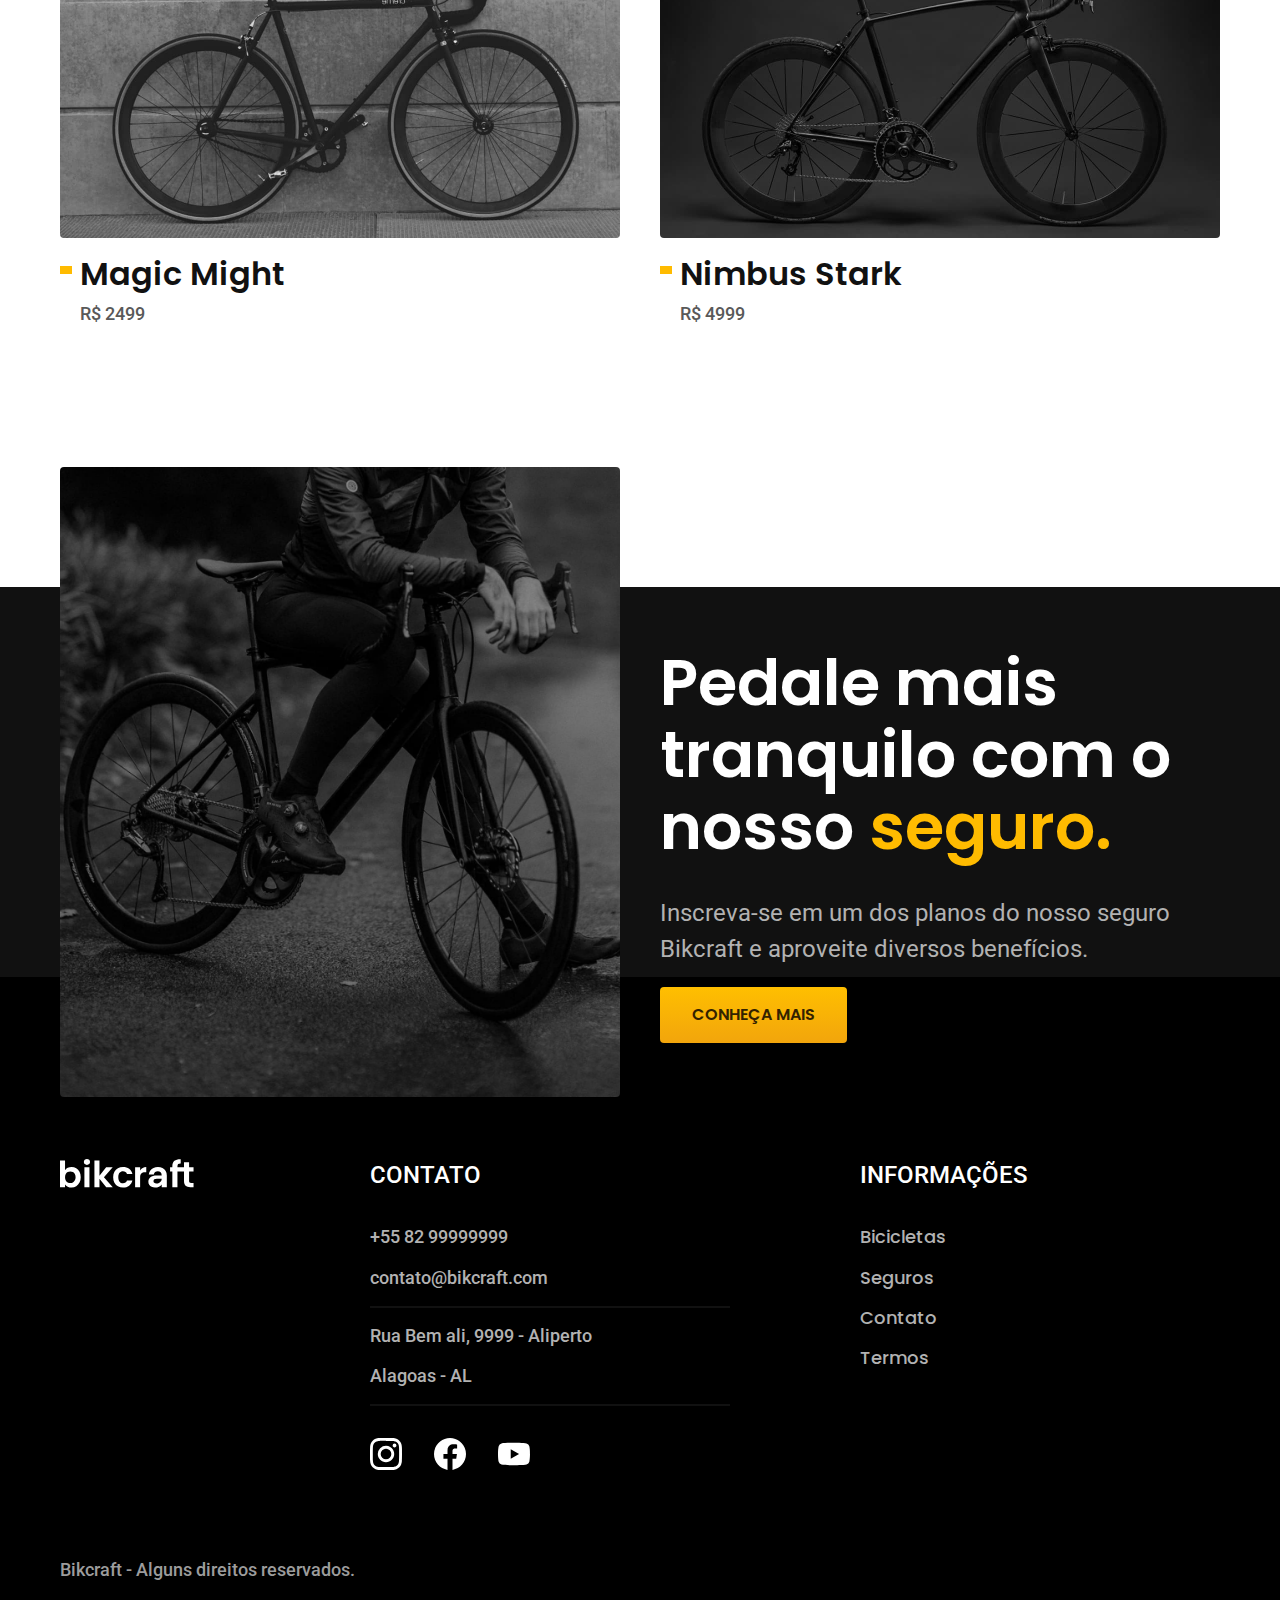
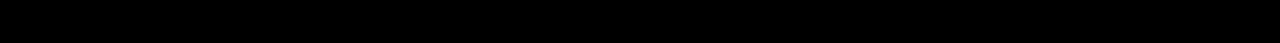
<file: bicicletas/nebula.html>
<!DOCTYPE html>
<html lang="pt-br">
<head>
  <title>Nebula | Bikcraft</title>
  <meta name="description" content="Nebula.">
  <meta charset="UTF-8">
  <meta name="viewport" content="width=device-width, initial-scale=1.0">
  <link rel="shortcut icon" href="../favicon.svg" type="image/svg+xml">
  <link rel="stylesheet" href="../css/style.min.css">
  <link rel="preconnect" href="https://fonts.googleapis.com">
  <link rel="preconnect" href="https://fonts.gstatic.com" crossorigin>
  <link href="https://fonts.googleapis.com/css2?family=Poppins:wght@400;600&family=Roboto:wght@400;500&display=swap" rel="stylesheet">
  <link href="https://fonts.googleapis.com/css2?family=Merriweather:ital,wght@1,900&family=Poppins:wght@400;600&family=Roboto:wght@400;500&display=swap" rel="stylesheet">
<script>document.documentElement.classList.add('js')</script>
</head>
<body id="bicicleta">
  <header class="header-bg">
    <div class="header container">
      <a href="../">
        <img src="../img/bikcraft.svg" alt="Bikcraft">
      </a>

      <nav aria-label="primaria">
      <ul class="header-menu cor-0 font-1-m">
      <li><a href="../bicicletas.html">Bicicletas</a></li>
      <li><a href="../seguros.html">Seguros</a></li>
      <li><a href="../contato.html">Contato</a></li>
    </ul>
    </nav>
  </div>
  </header>

  <main class="titulo-bg">
    <div>
      <div class="titulo container">
        <p class="font-2-xl cor-5">R$ 3999</p>
        <h1 class="font-1-xxl cor-0">Nebula Cosmic<span class="cor-p1">.<span</h1>
      </div>
      <div class="bicicleta container">
        <div class="bicicleta-imagens">
          <img src="../img/bicicleta/nimbus3.jpg" alt="Bicicleta 1">
          <img src="../img/bicicleta/nimbus1.jpg" alt="Bicicleta 2">
          <img src="../img/bicicleta/nimbus2.jpg" alt="Bicicleta 3">
        </div>
        <div class="bicicleta-conteudo">
          <p class="font-2-l cor-5">A Nebula Cosmic é a melhor Bikcraft já criada pela nossa equipe. Ela vem equipada com os melhores acessórios, o que garante maior velocidade.</p>
          <div class="bicicleta-comprar">
            <a class="botao" href="../orcamento.html?tipo=bikcraft&produto=nebula">Comprar Agora</a>
            <span class="font-1-xs cor-6"><img src="../img/icones/entrega.svg" alt="">entrega em 5 dias</span>
            <span class="font-1-xs cor-6"><img src="../img/icones/estoque.svg" alt="">18 em estoque</span>
          </div>
        <h2 class="font-1-xs cor-0">Informações</h2>
        <ul class="bicicleta-informacoes">
          <li>
            <img src="../img/icones/eletrica.svg" alt="">
            <h3 class="font-1-m cor-0">Motor Elétrico</h3>
            <p class="font-2-xs cor-5">Permite você viajar distâncias inimaginaveis com sua bike.</p>
          </li>
          <li>
            <img src="../img/icones/velocidade.svg" alt="">
            <h3 class="font-1-m cor-0">40 km/h</h3>
            <p class="font-2-xs cor-5">A Mais rápida bicicleta elétrica disponível hoje no mercado.</p>
          </li>
          <li>
            <img src="../img/icones/rastreador.svg" alt="">
            <h3 class="font-1-m cor-0">Rastreador</h3>
            <p class="font-2-xs cor-5">Rastreador e sistema anti-furto para garantir o seu sossego.</p>
          </li>
          <li>
            <img src="../img/icones/carbono.svg" alt="">
            <h3 class="font-1-m cor-0">Fibra de Carbono</h3>
            <p class="font-2-xs cor-5">Maior proteção possível para sua Bikcraft com fibra de carbono.</p>
          </li>
        </ul>
        <h2 class="font-1-xs cor-0">Ficha Técnica</h2>
        <ul class="bicicleta-ficha font-2-s cor-5">
          <li>Peso<span>9kg</span></li>
          <li>Altura<span>60 cm</span></li>
          <li>Largura<span>120 cm</span></li>
          <li>Profundidade <span>10 cm</span></li>
          <li>Marchas <span>16</span></li>
          <li>Roda <span>29</span></li>
        </ul>
      </div>
      </div>
  </main>

  <article class="bicicletas-lista container">
    <h2 class="font-1-xxl">escolha a sua<span class="cor-p1">.</span></h2>
    <ul>
      <li>
        <a href="./magic.html">
        <img src="../img/bicicletas/magic.jpg" alt="Bicicleta Preta">
        <h3 class="font-1-xl">Magic Might</h3>
        <span class="font-2-m cor-8">R$ 2499</span>
        </a>
      </li>
      <li>
        <a href="./nimbus.html">
        <img src="../img/bicicletas/nimbus.jpg" alt="Bicicleta Preta">
        <h3 class="font-1-xl">Nimbus Stark</h3>
        <span class="font-2-m cor-8">R$ 4999</span>
        </a>
      </li>
    </ul>
    </article>
    <article class="seguro-bg">
      <div class="seguro container">
        <div class="seguro-imagem">
          <img src="../img/fotos/seguros.jpg" alt="Pessoa parada em cima de uma Bicicleta">
        </div>
        <div class="seguro-conteudo">
          <h2 class="font-1-xxl cor-0">Pedale mais tranquilo com o nosso <span class="cor-p1">seguro.</span></h2>
          <p class="font-2-l cor-5">Inscreva-se em um dos planos do nosso seguro Bikcraft e aproveite diversos benefícios.</p>
          <a class="botao" href="../seguros.html">Conheça mais</a>
        </div>
      </div>
    </article>
  <footer class="footer-bg">
    <div class="footer container">
      <img src="../img/bikcraft.svg" alt="Bikcraft">
      <div class="footer-contato">
        <h3 class="font-2-l-b cor-0">Contato</h3>
        <ul class="font-2-m cor-5">
          <li><a href="tel:+558299999999">+55 82 99999999</a></li>
          <li><a href="mailto:contato@bikcraft.com">contato@bikcraft.com</a></li>
          <li>Rua Bem ali, 9999 - Aliperto</li>
          <li>Alagoas - AL</li>
        </ul>
        <div class="footer-redes">
          <a href="../">
            <img src="../img/redes/instagram.svg" alt="Instagram">
          </a>
          <a href="../">
            <img src="../img/redes/facebook.svg" alt="Facebook">
          </a>
          <a href="../">
            <img src="../img/redes/youtube.svg" alt="Youtube">
          </a>
        </div>
      </div>
      <div class="footer-informacoes">
        <h3 class="font-2-l-b cor-0">Informações</h3>
        <nav>
          <ul class="font-1-m cor-5">
            <li><a href="../bicicletas.html">Bicicletas</a></li>
            <li><a href="../seguros.html">Seguros</a></li>
            <li><a href="../contato.html">Contato</a></li>
            <li><a href="../termos.html">Termos</a></li>
          </ul>
        </nav>
      </div>
      <p class="font-2-m cor-6 footer-copy">Bikcraft - Alguns direitos reservados.</p>
    </div>
  </footer>
  <script src="../js/script.js"></script>
</body>
</html>
</file>
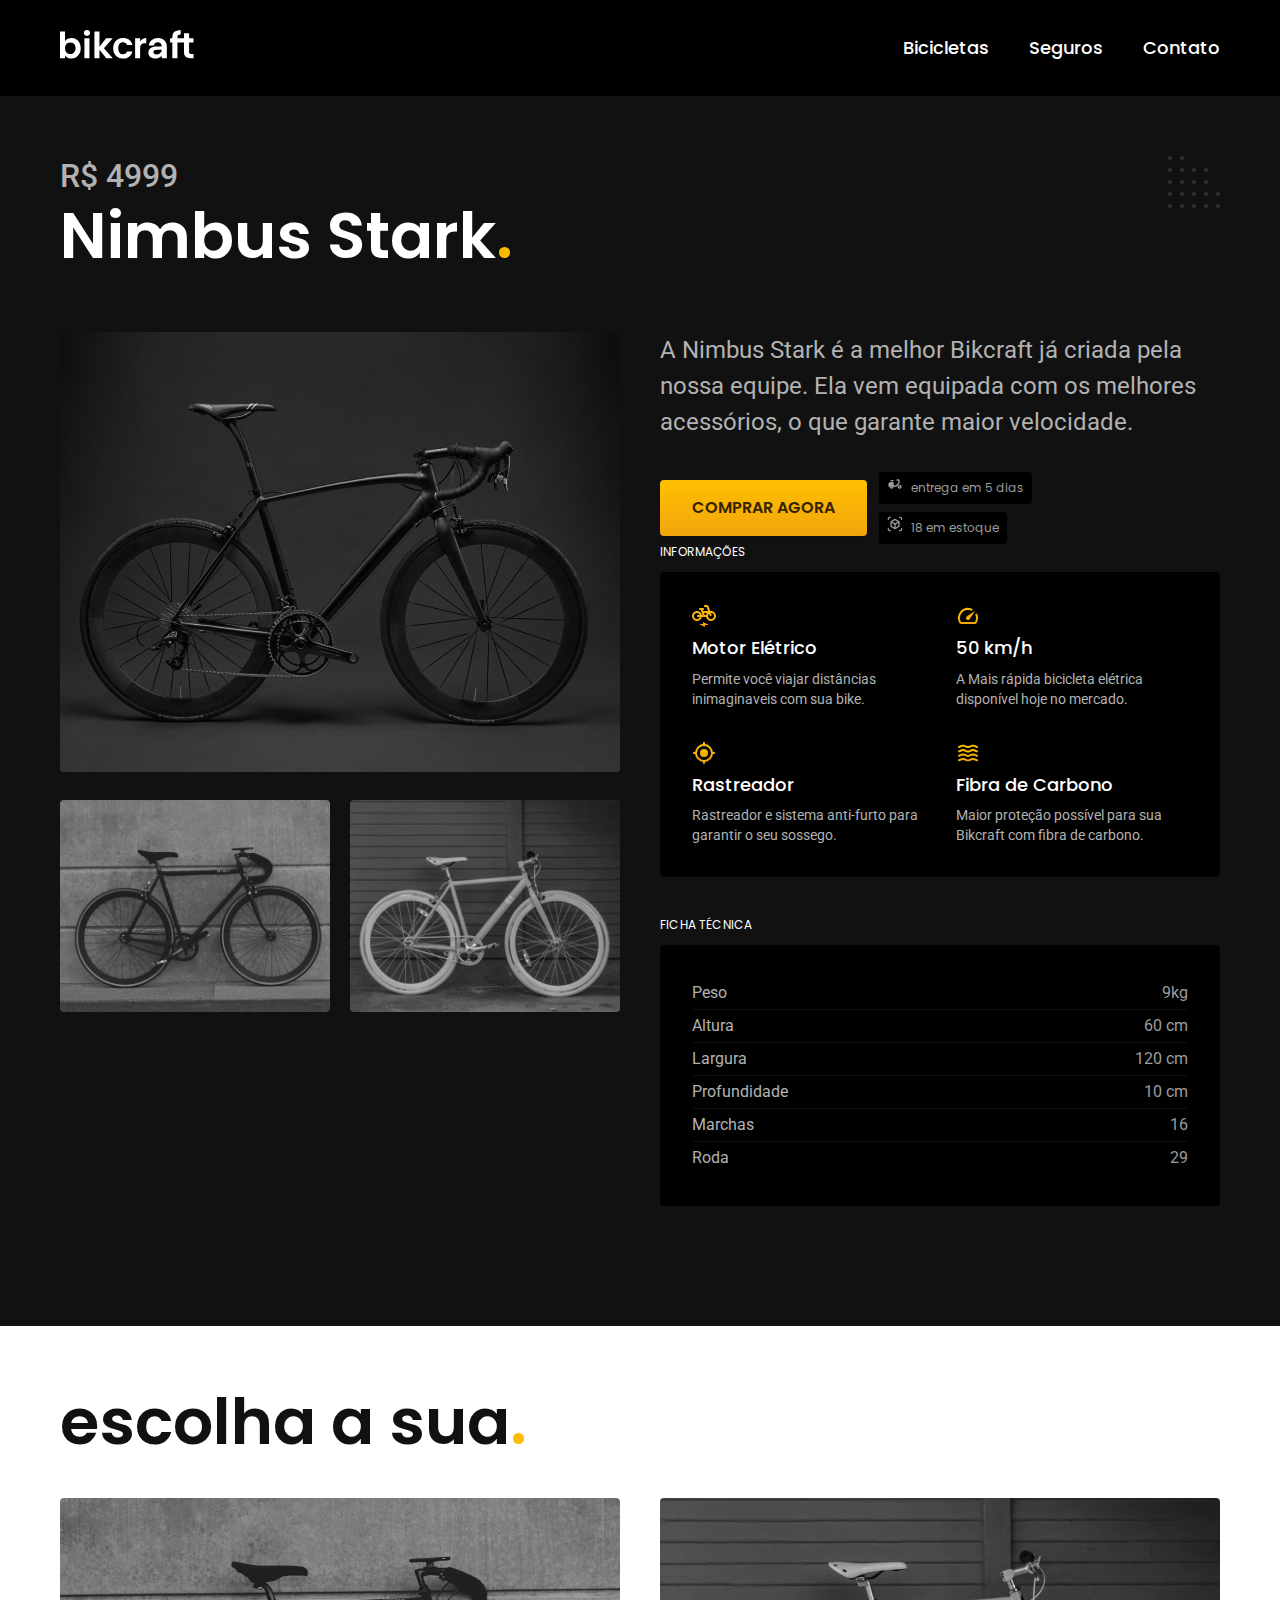
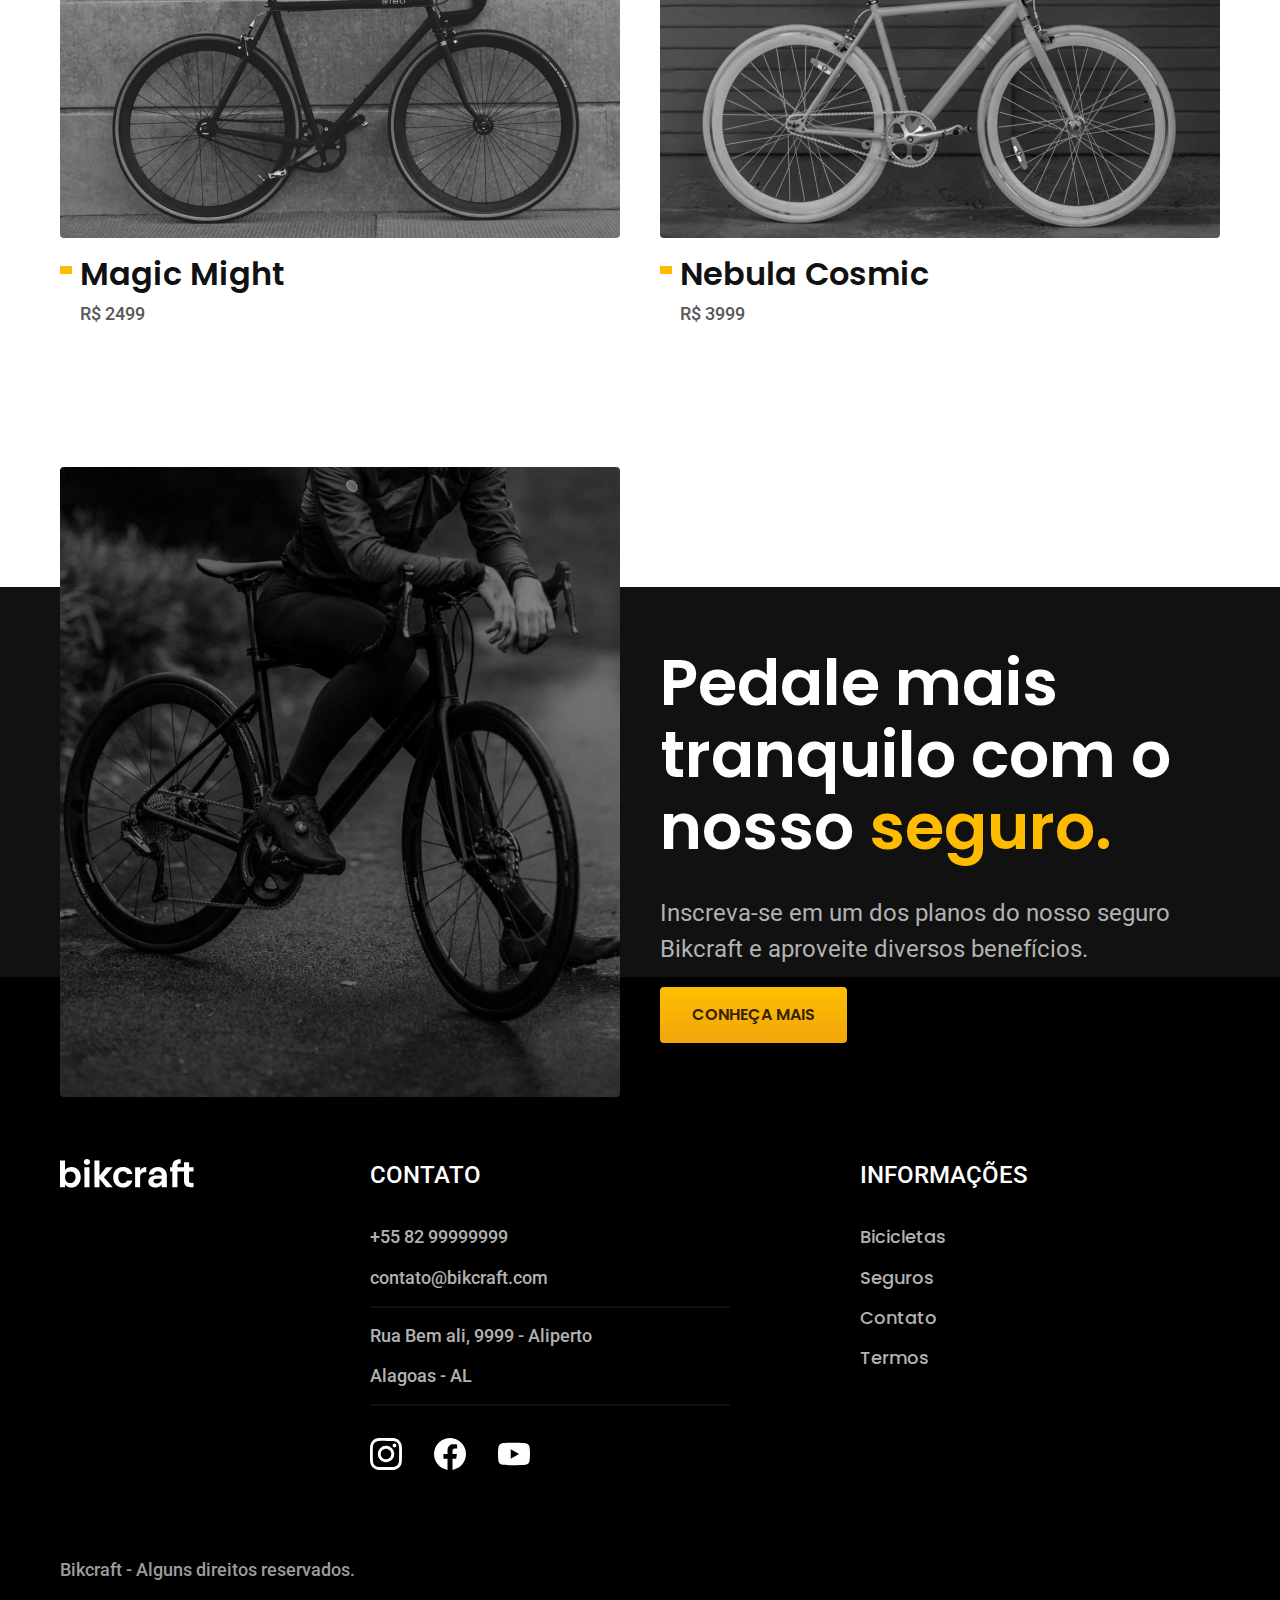
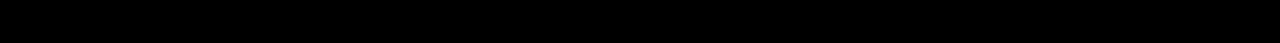
<file: bicicletas/nimbus.html>
<!DOCTYPE html>
<html lang="pt-br">
<head>
  <title>Nimbus | Bikcraft</title>
  <meta name="description" content="Nebula.">
  <meta charset="UTF-8">
  <meta name="viewport" content="width=device-width, initial-scale=1.0">
  <link rel="shortcut icon" href="../favicon.svg" type="image/svg+xml">
  <link rel="stylesheet" href="../css/style.min.css">
  <link rel="preconnect" href="https://fonts.googleapis.com">
  <link rel="preconnect" href="https://fonts.gstatic.com" crossorigin>
  <link href="https://fonts.googleapis.com/css2?family=Poppins:wght@400;600&family=Roboto:wght@400;500&display=swap" rel="stylesheet">
  <link href="https://fonts.googleapis.com/css2?family=Merriweather:ital,wght@1,900&family=Poppins:wght@400;600&family=Roboto:wght@400;500&display=swap" rel="stylesheet">
<script>document.documentElement.classList.add('js')</script>
</head>
<body id="bicicleta">
  <header class="header-bg">
    <div class="header container">
      <a href="../">
        <img src="../img/bikcraft.svg" alt="Bikcraft">
      </a>

      <nav aria-label="primaria">
      <ul class="header-menu cor-0 font-1-m">
      <li><a href="../bicicletas.html">Bicicletas</a></li>
      <li><a href="../seguros.html">Seguros</a></li>
      <li><a href="../contato.html">Contato</a></li>
    </ul>
    </nav>
  </div>
  </header>

  <main class="titulo-bg">
    <div>
      <div class="titulo container">
        <p class="font-2-xl cor-5">R$ 4999</p>
        <h1 class="font-1-xxl cor-0">Nimbus Stark<span class="cor-p1">.<span</h1>
      </div>
      <div class="bicicleta container">
        <div class="bicicleta-imagens">
          <img src="../img/bicicleta/nimbus1.jpg" alt="Bicicleta 1">
          <img src="../img/bicicleta/nimbus2.jpg" alt="Bicicleta 2">
          <img src="../img/bicicleta/nimbus3.jpg" alt="Bicicleta 3">
        </div>
        <div class="bicicleta-conteudo">
          <p class="font-2-l cor-5">A Nimbus Stark é a melhor Bikcraft já criada pela nossa equipe. Ela vem equipada com os melhores acessórios, o que garante maior velocidade.</p>
          <div class="bicicleta-comprar">
            <a class="botao" href="../orcamento.html?tipo=bikcraft&produto=nimbus">Comprar Agora</a>
            <span class="font-1-xs cor-6"><img src="../img/icones/entrega.svg" alt="">entrega em 5 dias</span>
            <span class="font-1-xs cor-6"><img src="../img/icones/estoque.svg" alt="">18 em estoque</span>
          </div>
        <h2 class="font-1-xs cor-0">Informações</h2>
        <ul class="bicicleta-informacoes">
          <li>
            <img src="../img/icones/eletrica.svg" alt="">
            <h3 class="font-1-m cor-0">Motor Elétrico</h3>
            <p class="font-2-xs cor-5">Permite você viajar distâncias inimaginaveis com sua bike.</p>
          </li>
          <li>
            <img src="../img/icones/velocidade.svg" alt="">
            <h3 class="font-1-m cor-0">50 km/h</h3>
            <p class="font-2-xs cor-5">A Mais rápida bicicleta elétrica disponível hoje no mercado.</p>
          </li>
          <li>
            <img src="../img/icones/rastreador.svg" alt="">
            <h3 class="font-1-m cor-0">Rastreador</h3>
            <p class="font-2-xs cor-5">Rastreador e sistema anti-furto para garantir o seu sossego.</p>
          </li>
          <li>
            <img src="../img/icones/carbono.svg" alt="">
            <h3 class="font-1-m cor-0">Fibra de Carbono</h3>
            <p class="font-2-xs cor-5">Maior proteção possível para sua Bikcraft com fibra de carbono.</p>
          </li>
        </ul>
        <h2 class="font-1-xs cor-0">Ficha Técnica</h2>
        <ul class="bicicleta-ficha font-2-s cor-5">
          <li>Peso<span>9kg</span></li>
          <li>Altura<span>60 cm</span></li>
          <li>Largura<span>120 cm</span></li>
          <li>Profundidade <span>10 cm</span></li>
          <li>Marchas <span>16</span></li>
          <li>Roda <span>29</span></li>
        </ul>
      </div>
      </div>
  </main>

  <article class="bicicletas-lista container">
    <h2 class="font-1-xxl">escolha a sua<span class="cor-p1">.</span></h2>
    <ul>
      <li>
        <a href="./magic.html">
        <img src="../img/bicicletas/magic.jpg" alt="Bicicleta Preta">
        <h3 class="font-1-xl">Magic Might</h3>
        <span class="font-2-m cor-8">R$ 2499</span>
        </a>
      </li>
      <li>
        <a href="./nebula.html">
        <img src="../img/bicicletas/nebula.jpg" alt="Bicicleta Preta">
        <h3 class="font-1-xl">Nebula Cosmic</h3>
        <span class="font-2-m cor-8">R$ 3999</span>
        </a>
      </li>
    </ul>
    </article>
    <article class="seguro-bg">
      <div class="seguro container">
        <div class="seguro-imagem">
          <img src="../img/fotos/seguros.jpg" alt="Pessoa parada em cima de uma Bicicleta">
        </div>
        <div class="seguro-conteudo">
          <h2 class="font-1-xxl cor-0">Pedale mais tranquilo com o nosso <span class="cor-p1">seguro.</span></h2>
          <p class="font-2-l cor-5">Inscreva-se em um dos planos do nosso seguro Bikcraft e aproveite diversos benefícios.</p>
          <a class="botao" href="../seguros.html">Conheça mais</a>
        </div>
      </div>
    </article>
  <footer class="footer-bg">
    <div class="footer container">
      <img src="../img/bikcraft.svg" alt="Bikcraft">
      <div class="footer-contato">
        <h3 class="font-2-l-b cor-0">Contato</h3>
        <ul class="font-2-m cor-5">
          <li><a href="tel:+558299999999">+55 82 99999999</a></li>
          <li><a href="mailto:contato@bikcraft.com">contato@bikcraft.com</a></li>
          <li>Rua Bem ali, 9999 - Aliperto</li>
          <li>Alagoas - AL</li>
        </ul>
        <div class="footer-redes">
          <a href="../">
            <img src="../img/redes/instagram.svg" alt="Instagram">
          </a>
          <a href="../">
            <img src="../img/redes/facebook.svg" alt="Facebook">
          </a>
          <a href="../">
            <img src="../img/redes/youtube.svg" alt="Youtube">
          </a>
        </div>
      </div>
      <div class="footer-informacoes">
        <h3 class="font-2-l-b cor-0">Informações</h3>
        <nav>
          <ul class="font-1-m cor-5">
            <li><a href="../bicicletas.html">Bicicletas</a></li>
            <li><a href="../seguros.html">Seguros</a></li>
            <li><a href="../contato.html">Contato</a></li>
            <li><a href="../termos.html">Termos</a></li>
          </ul>
        </nav>
      </div>
      <p class="font-2-m cor-6 footer-copy">Bikcraft - Alguns direitos reservados.</p>
    </div>
  </footer>
  <script src="../js/script.js"></script>
</body>
</html>
</file>
<file: css/style.min.css>
body{margin:0;font-family:Arial,Helvetica,sans-serif;color:#111}blockquote,dd,h1,h2,h3,h4,p,ul{margin:0}ul{margin:0;padding:0;list-style:none}a{text-decoration:none;color:inherit}img{max-width:100%;height:auto;display:block}img[src$=".jpg"]{border-radius:4px}.header-bg{background-color:var(--cor-12)}.header{display:flex;flex-wrap:wrap;gap:20px;justify-content:space-between;align-items:center;box-sizing:border-box;padding-top:20px;padding-bottom:20px}.header-menu{display:flex;flex-wrap:wrap;gap:40px}.header-menu a{display:inline-block;padding:16px 0;position:relative}.header-menu a:after{content:"";display:block;height:2px;width:0;background:var(--cor-0);margin-top:4px;transition:.3s;position:absolute}.header-menu a.ativo::after,.header-menu a:hover:after{width:100%}@media (max-width:800px){.header-menu{gap:20px}.header-menu a{background:var(--cor-11);padding:12px 16px;border-radius:4px}.header-menu a:hover{background-color:var(--cor-10)}.header-menu a:after{display:none}}@media (max-width:600px){.header-menu{gap:12px}.header-menu a{padding:8px 12px;font-size:14px}}.footer-bg{background-color:var(--cor-12)}.footer{display:grid;grid-template-columns:3fr 5fr 4fr;gap:40px;padding-top:60px;padding-bottom:60px}.footer h3{margin-bottom:32px}.footer-contato ul{margin-bottom:32px}.footer-contato li:nth-child(2n):after{content:"";display:block;width:360px;height:2px;background:var(--cor-11);margin-top:16px}.footer li{margin-bottom:16px}.footer a:hover{color:var(--cor-0)}.footer-redes{display:flex;gap:32px}.footer-copy{grid-column:1/-1;margin-top:40px}@media (max-width:800px){.footer>img{display:none}.footer{grid-template-columns:1fr 1fr}}@media (max-width:600px){.footer{grid-template-columns:1fr;gap:60px}.footer-copy{margin-top:0}}.container{box-sizing:border-box;max-width:1200px;padding-left:20px;padding-right:20px;margin-left:auto;margin-right:auto}.botao{display:inline-block;padding:16px 32px;background:linear-gradient(#ffbf00,#f2a50c);border-radius:4px;box-shadow:0 1px 2px rgba(0,0,0,.1);text-transform:uppercase;color:var(--cor-p5);font:600 1rem/1.5 Poppins,sans-serif;max-width:max-content;border:none;cursor:pointer}.botao.secundario{background:var(--cor-10);color:var(--cor-2)}.botao.secundario:hover{background:var(--cor-9)}.botao.seta{display:flex;align-items:center}.botao.seta::after{content:"";display:inline-block;width:18px;height:10px;margin-left:12px;background:url("../img/icones/seta.svg");transition:transform .2s}.botao.seta:hover::after{transform:translateX(4px)}.link{display:inline-block;color:var(--cor-p1);font:500 1.5rem/1.5 Poppins,sans-serif;text-transform:uppercase}.link::after{content:"";display:block;width:100%;height:4px;background-color:currentColor}.link:hover{color:var(--cor-0)}.botao:hover{background:linear-gradient(#ffb60d,#e59317)}@media (max-width:600px){.botao{padding:12px 16px;font-size:16px}}.titulo-bg{background-color:var(--cor-11);padding-top:60px;padding-bottom:60px}.titulo{background:url(../img/dec/top-right.svg) no-repeat top right 20px}.titulo p{margin-bottom:4px}@media (max-width:800px){.titulo{padding-top:40px;padding-bottom:40px}.titulo p{font-size:1rem;text-transform:lowercase;font-weight:400}}.form{display:grid;grid-template-columns:1fr 1fr;gap:20px}.form label{display:block;font:400 1rem/1.5 Poppins,sans-serif;margin-bottom:4px}.form .col-2{grid-column:span 2}.form input[type=email],.form input[type=text],.form textarea{font:400 1rem/1.5 Roboto,sans-serif;background:var(--cor-1);border:1px solid var(--cor-2);padding:12px;border-radius:4px;width:100%;box-sizing:border-box}.form input[type=email]:focus,.form input[type=text]:focus,.form textarea:focus{outline:0;border-color:var(--cor-p1);background:var(--cor-0);box-shadow:0 0 0 2px #fea}@media (max-width:600px){.form{grid-template-columns:1fr}.form .col-2{grid-column:1}}:root{--cor-0:#ffffff;--cor-1:#f7f7f7;--cor-2:#ededed;--cor-3:#dedede;--cor-4:#cccccc;--cor-5:#b2b2b2;--cor-6:#9c9c9c;--cor-7:#717171;--cor-8:#595959;--cor-9:#404040;--cor-10:#2e2e2e;--cor-11:#111111;--cor-12:#000000;--cor-p1:#ffbb00;--cor-p2:#e4a30b;--cor-p3:#a66f00;--cor-p4:#664400;--cor-p5:#332200}.cor-0{color:var(--cor-0)}.cor-1{color:var(--cor-1)}.cor-2{color:var(--cor-2)}.cor-3{color:var(--cor-3)}.cor-4{color:var(--cor-4)}.cor-5{color:var(--cor-5)}.cor-6{color:var(--cor-6)}.cor-7{color:var(--cor-7)}.cor-8{color:var(--cor-8)}.cor-9{color:var(--cor-9)}.cor-10{color:var(--cor-10)}.cor-11{color:var(--cor-11)}.cor-12{color:var(--cor-12)}.cor-p1{color:var(--cor-p1)}.cor-p2{color:var(--cor-p2)}.cor-p3{color:var(--cor-p3)}.cor-p4{color:var(--cor-p4)}.cor-p5{color:var(--cor-p5)}.font-1-xs{font:400 0.75rem/1.35 Poppins,sans-serif}.font-2-xs{font:400 0.875rem/1.43 Roboto,sans-serif}.font-1-s{font:400 1rem/1.5 Poppins,sans-serif}.font-2-s{font:400 1rem/1.5 Roboto,sans-serif}.font-1-m,.font-1-m-b{font:500 1.125rem/1.35 Poppins,sans-serif}.font-1-m-b{font-weight:600}.font-2-m{font:500 1.125rem/1.35 Roboto,sans-serif}.font-1-l,.font-1-l-b{font:400 1.5rem/1.5 Roboto,sans-serif}.font-1-l-b{font-weight:500;letter-spacing:.015em;text-transform:uppercase}.font-1-xl{font:600 2rem/1.25 Poppins,sans-serif}.font-2-xl{font:500 2rem/1.25 Roboto,sans-serif}.font-1-xxl{font:600 4rem/1.125 Poppins,sans-serif}.font-2-l,.font-2-l-b{font:400 1.5rem/1.5 Roboto,sans-serif}.font-2-l-b{font-weight:500;letter-spacing:.015;text-transform:uppercase}@media (max-width:1200px){.font-1-xxl{font-size:3rem}.font-2-l,.font-2-l-b{font-size:1.125rem}}@media (max-width:800px){.font-1-xxl{font-size:2rem}.font-1-xl,.font-2-xl{font-size:1.5rem}}.js .fadeInDown{transform:translate3d(0,-20px,0)}.js .fadeInUp{transform:translate3d(0,20px,0)}.js .fadeInRight{transform:translate3d(20px,0,0)}.js .fadeInLeft{transform:translate3d(-20px,0,0)}.js [data-anime]{opacity:0}.js .anime{opacity:1;transform:none;transition:transform .8s,opacity .8s}.introducao-bg{background:var(--cor-12) url(../img/dec/bottom-left.svg) no-repeat bottom 160px left 20px;box-shadow:inset 0 -120px var(--cor-0)}.introducao{display:grid;grid-template-columns:1fr 1fr;gap:0 40px}.introducao-conteudo{align-self:end;padding-bottom:200px}.introducao img{width:100%;height:100%;object-fit:cover;border-radius:4px}.introducao h1{margin-bottom:32px}.introducao p{margin-bottom:20px}@media (max-width:800px){.introducao-bg{background:var(--cor-11);padding-top:40px;box-shadow:inset 0 -60px #fff}.introducao{grid-template-columns:1fr;gap:32px}.introducao-conteudo{padding-bottom:0}.introducao h1{margin-bottom:16px}.introducao img{height:300px;width:100%}}.tecnologia-bg{background-color:#111;box-shadow:inset 0 80px var(--cor-0),inset 0 -80px var(--cor-0)}.tecnologia{display:grid;grid-template-columns:1fr 1fr;gap:40px}.tecnologia-imagem img{width:100%;height:100%;object-fit:cover;object-position:left}.tecnologia-conteudo{padding-top:160px;padding-bottom:160px}.tecnologia-conteudo>span{display:block;margin-bottom:20px}.tecnologia-conteudo h2{margin-bottom:32px}.tecnologia-conteudo>p{margin-bottom:20px}.tecnologia a{margin-bottom:80px}.tecnologia-vantagens{display:flex;gap:40px}.tecnologia-vantagens h3{margin-bottom:8px}.tecnologia-vantagens h3{margin-bottom:8px;width:max-content}.tecnologia-vantagens img{width:24px;margin-bottom:8px}@media (max-width:800px){.tecnologia-bg{box-shadow:initial}.tecnologia{grid-template-columns:1fr}.tecnologia-conteudo{padding-top:60px;padding-bottom:60px}.tecnologia-imagem{display:none}.tecnologia a{margin-bottom:60px}}@media (max-width:600px){.tecnologia-vantagens{flex-direction:column}}.parceiros{padding-top:60px;padding-bottom:120px}.parceiros h2{margin-bottom:60px}.parceiros ul{display:grid;grid-template-columns:repeat(4,1fr);padding:0 20px;max-width:1400px;margin:0 auto}.parceiros li{display:flex;padding:32px;border-left:2px solid var(--cor-2)}.parceiros img{margin:auto}.parceiros li:first-child,.parceiros li:nth-child(5){border-left:none}.parceiros li:nth-child(n+5){border-top:2px solid var(--cor-2)}@media (max-width:800px){.parceiros{padding-bottom:60px}.parceiros h2{margin-bottom:20px}.parceiros ul{grid-template-columns:repeat(2,1fr)}.parceiros li:nth-child(n+3){border-top:2px solid var(--cor-2)}.parceiros li:nth-child(odd){border-left:none}.parceiros li{display:flex;padding:20px}}.depoimento{display:grid;grid-template-columns:1fr 1fr;background-color:var(--cor-p1);overflow:hidden}.depoimento img{border-radius:0;width:100%;height:100%;object-fit:cover}.depoimento-conteudo{padding:40px 40px 80px 80px;align-self:end;background:url(../img/dec/bottom-right-p.svg) no-repeat bottom 40px right 40px}.depoimento-conteudo p{max-width:32ch;font-family:Merriweather,serif;font-style:italic;font-weight:900;margin-bottom:32px;position:relative}.depoimento p::after,.depoimento p::before{font-size:5rem;color:var(--cor-p2);position:absolute}.depoimento p::before{content:"“";left:-50px;top:-20px}.depoimento p::after{content:"”"}@media (min-width:1200px){.depoimento img{max-height:520px}}@media (max-width:800px){.depoimento{grid-template-columns:1fr;text-align:center}.depoimento img{max-height:200px}.depoimento-conteudo{padding:40px 20px;justify-self:center}}#orcamento{background:linear-gradient(var(--cor-11) 600px,var(--cor-1) 0)}.orcamento{display:grid;grid-template-columns:5fr 7fr;padding-bottom:120px}.orcamento h2{text-transform:uppercase;position:relative;display:flex;align-items:center}.orcamento h2::before{content:"";display:inline-block;width:4px;height:8px;background-color:var(--cor-p1);position:absolute;left:-12px}.orcamento-dados,.orcamento-produto{padding:60px;box-shadow:0 1px 2px rgba(0,0,0,.1)}.orcamento-produto{border-radius:5px 0 0 5px;background:var(--cor-12) url(../img/dec/bottom-left.svg) no-repeat bottom 20px left 20px;display:grid;grid-template-columns:1fr 1fr;gap:20px;align-content:start}.orcamento-produto>*{grid-column:1/-1}.orcamento-produto>label{grid-column:initial}.orcamento-produto label{font:400 1rem/1.5 Poppins,sans-serif;color:var(--cor-4);background-color:var(--cor-10);padding:12px 16px;border-radius:4px;cursor:pointer;display:grid;grid-template-columns:auto 1fr auto;align-items:center;border:1px solid var(--cor-10)}.orcamento-produto input:checked+label{background:var(--cor-0);color:var(--cor-11)}.orcamento-produto label::before{content:"";display:inline-block;box-sizing:border-box;width:12px;height:12px;border:1px solid var(--cor-6);border-radius:50%;margin-right:8px}.orcamento-produto input:checked+label::before{border-color:var(--cor-7);box-shadow:inset 0 0 0 3px var(--cor-0),inset 0 0 0 6px var(--cor-7)}.orcamento-produto label:hover{background-color:var(--cor-9);border-color:var(--cor-9)}.orcamento-produto input:focus+label{box-shadow:0 0 0 2px var(--cor-p1);border-color:1px solid var(--cor-12)}.orcamento-produto label span{display:none}.orcamento-produto input:checked+label span{display:inline-block}.orcamento-produto input{position:absolute;opacity:0;pointer-events:none}.orcamento-produto input:checked+label{background:var(--cor-0);color:var(--cor-11)}.orcamento-conteudo{display:none}.orcamento-conteudo h2,.orcamento-dados h2:nth-of-type(n+2){margin-top:20px}.orcamento-dados{border-radius:0 5px 5px 0;background:var(--cor-0) url(../img/dec/bottom-right.svg) no-repeat bottom 20px right 20px}#bikcraft:checked~#orcamento-bikcraft,#seguro:checked~#orcamento-seguro{display:grid;gap:20px}.orcamento-detalhes{display:none;background:var(--cor-0);padding:20px;grid-template-columns:1fr 1fr;border-radius:4px;align-items:center}.orcamento-detalhes li{display:flex;align-items:center;margin-bottom:8px}.orcamento-detalhes li img{width:16px;margin-right:8px}.orcamento-produto input:checked+label+.orcamento-detalhes{display:grid}@media (max-width:1200px){.orcamento-dados,.orcamento-produto{padding:32px}}@media (max-width:800px){.orcamento{grid-template-columns:1fr}.orcamento-produto{background:var(--cor-12);border-radius:0 0 5px 5px}.orcamento-dados{border-radius:0 0 5px 5px}}@media (max-width:400px){.orcamento-produto{grid-template-columns:1fr}}.bicicletas-lista{padding-top:60px;padding-bottom:120px}.bicicletas-lista h2{margin-bottom:40px}.bicicletas-lista ul{display:flex;gap:40px;padding:0 20px 20px 20px;max-width:1400px;margin-left:auto;margin-right:auto;overflow-x:auto}#bicicleta .bicicletas-lista ul{padding:0 0 20px 0}.bicicletas-lista li{flex:1;min-width:280px}.bicicletas-lista a{display:block}.bicicletas-lista img{margin-bottom:16px}.bicicletas-lista h3{margin-bottom:8px;display:flex;align-items:center}.bicicletas-lista h3:before{content:"";display:inline-block;height:8px;width:12px;margin-right:8px;background-color:var(--cor-p1);margin-bottom:8px;transition:width .2s}.bicicletas-lista a:hover h3:before{width:24px}.bicicletas-lista li span{padding-left:20px}@media (max-width:800px){.bicicletas-lista{padding-bottom:60px}.bicicletas-lista ul{gap:20px}}.bicicletas-bg{background:linear-gradient(to right,var(--cor-0) 30%,var(--cor-11) 0)}.bicicletas{display:grid;grid-template-columns:1fr 1fr;gap:40px;padding-top:60px;padding-bottom:60px;background:url(../img/dec/top-right.svg) no-repeat top 40px right 20px}.bicicletas-imagem{display:grid}.bicicletas-imagem img{grid-area:1/1}.bicicletas-imagem span{place-self:start end;margin-top:20px;grid-area:1/1;background:var(--cor-12);padding:8px 16px 8px 8px;display:inline-block;border-radius:4px 0 0 4px}.bicicletas-conteudo{display:grid;grid-template-columns:1fr auto;align-content:start}.bicicletas h2,.bicicletas p{grid-column:1/-1}.bicicletas h2{margin-bottom:20px}.bicicletas h2::before{content:"";display:block;width:12px;height:8px;background-color:var(--cor-p1);margin-bottom:8px}.bicicletas p{margin-bottom:32px}.bicicletas a{place-self:end}.bicicletas li{display:flex;align-items:center}.bicicletas ul{display:grid;gap:16px}.bicicletas-conteudo img{width:24px;margin-right:8px}@media (max-width:800px){.bicicletas-bg{background:var(--cor-11)}.bicicletas{grid-template-columns:1fr;gap:20px;padding-top:40px;padding-bottom:40px}}@media (max-width:600px){.bicicletas-conteudo{grid-template-columns:1fr}.bicicletas ul{font-size:1rem;grid-template-columns:1fr 1fr;margin-bottom:32px}.bicicletas a{place-self:start}}.bicicleta{display:grid;grid-template-columns:1fr 1fr;align-items:start;gap:40px;padding-top:60px;padding-bottom:60px}#bicicleta .titulo p{text-transform:uppercase}.bicicleta-imagens{display:flex;flex-wrap:wrap;gap:20px}.bicicleta-imagens img{flex:1;min-width:200px}.bicicleta-imagens img:first-child{min-width:100%}.bicicleta-conteudo>p{margin-bottom:32px}.bicicleta-comprar{display:grid;grid-template-columns:max-content auto;align-items:center;justify-items:start;gap:8px 12px}.bicicleta-comprar a{grid-row:span 2}.bicicleta-comprar span{display:flex;align-items:center;background-color:var(--cor-12);gap:8px;padding:4px 8px;border-radius:4px}.bicicleta-conteudo h2{text-transform:uppercase;letter-spacing:.015em;margin-bottom:12px}.bicicleta-ficha,.bicicleta-informacoes{padding:32px;background-color:var(--cor-12);border-radius:4px}.bicicleta-informacoes{margin-bottom:40px;display:grid;grid-template-columns:1fr 1fr;gap:32px}.bicicleta-informacoes img{width:24px;margin-bottom:8px}.bicicleta-informacoes h3{margin-bottom:8px}.bicicleta-ficha li{padding:4px 0;display:flex;justify-content:space-between;border-bottom:1px solid var(--cor-11)}.bicicleta-ficha li:last-child{border-bottom:none}.bicicleta-ficha span{color:var(--cor-6)}@media (max-width:800px){.bicicleta{grid-template-columns:1fr;padding-top:40px;padding-bottom:40px}.bicicleta-imagens{grid-row:2}}@media (max-width:400px){.bicicleta-informacoes{grid-template-columns:1fr}.bicicleta-comprar{grid-template-columns:1fr}}.seguro-bg{background-color:var(--cor-11);box-shadow:inset 0 120px var(--cor-0),inset 0 -120px var(--cor-12)}.seguro{display:grid;grid-template-columns:1fr 1fr;gap:40px}.seguro-imagem img{width:100%;height:100%;object-fit:cover}.seguro-conteudo{padding-top:180px;padding-top:180px}.seguro h2{margin-bottom:32px}.seguro p{margin-bottom:20px}@media (max-width:800px){.seguro-bg{box-shadow:inset 0 -60px var(--cor-12)}.seguro{grid-template-columns:1fr}.seguro-conteudo{grid-row:1;padding-top:40px;padding-top:0}}.perguntas{padding-top:120px;padding-bottom:120px}.perguntas h2{margin-bottom:60px}.perguntas dl>div{padding:20px;border-radius:4px}.perguntas dl>div:nth-child(odd){background-color:var(--cor-2)}.perguntas button{display:grid;grid-template-columns:auto 1fr auto;align-items:center;gap:8px;cursor:pointer;border:none;background:0 0;width:100%;text-align:left}.perguntas button::before{content:"";display:inline-block;width:12px;height:8px;background-color:var(--cor-p1)}.perguntas button::after{content:"";display:inline-block;width:14px;height:6px;background-image:url(../img/icones/seta-abrir.svg);transition:.3s}.perguntas button:hover::after,.perguntas button[aria-expanded=true]::after{transform:rotate(180deg)}.js .perguntas dd{display:none}.js .perguntas dd.ativa{display:block}.perguntas dd{padding-left:20px;padding-top:16px;max-width:80ch}@media (max-width:800px){.perguntar{padding-top:60px;padding-bottom:60px}.perguntas h2{margin-bottom:40px}}.seguros-bg{background:var(--cor-11)}.seguros{padding-top:60px;padding-bottom:60px;display:grid;grid-template-columns:1fr 1fr;gap:40px;align-items:center}#seguros .seguros{padding-top:0}.seguros h2{grid-column:1/-1}.seguros-item{background-color:var(--cor-12);padding:32px 32px 32px 60px;display:grid;grid-template-columns:1fr auto;border-radius:4px}.seguros-item h3{margin-bottom:40px}.seguros-item span{grid-column:2;display:block;text-align:right}.seguros-item ul{grid-column:1/-1;margin-bottom:32px}.seguros-item li{display:flex;align-items:center;position:relative}.seguros-item li+li{margin-top:20px}.seguros-item li::before{content:"";display:inline-block;width:13px;height:9px;background-image:url("../img/icones/lista.svg");position:absolute;left:-21px}.seguros-item a{grid-column:1/-1}@media (max-width:800px){.seguros{grid-template-columns:1fr}}.vantagens-bg{background-color:var(--cor-12)}.vantagens{padding-top:120px;padding-bottom:120px}.vantagens h2{margin-bottom:60px}.vantagens ul{display:grid;grid-template-columns:repeat(auto-fit,minmax(280px,max-content));gap:40px 80px}.vantagens h3,img{margin-bottom:8px}@media (max-width:800px){.vantagens{padding-top:60px;padding-bottom:60px}.vantagens h2{margin-bottom:40px}.vantanges ul{gap:20px}}#contato{background:linear-gradient(var(--cor-11) 600px,var(--cor-1) 0)}.contato{display:grid;grid-template-columns:5fr 7fr}.contato-dados,.contato-formulario{padding:60px;box-shadow:0 1px 2px rgba(0,0,0,.1)}.contato-dados{border-radius:5px 0 0 5px;background:var(--cor-12) url(../img/dec/bottom-left.svg) no-repeat bottom 20px left 20px}.contato-formulario{border-radius:5px 5px 0;background:var(--cor-0) url(../img/dec/bottom-right.svg) no-repeat bottom 20px right 20px}.contato-dados h2{margin-bottom:60px}.contato-endereco{margin-bottom:32px;padding-left:28px;background:url("../img/icones/local.svg") no-repeat 0 2px}.contato-endereco p{margin-bottom:8px}.contato-meios a{display:block;max-width:max-content;margin-bottom:8px;padding-left:28px}.contato-meios a:hover{color:var(--cor-0)}.contato-meios a:first-child{background:url(../img/icones/email.svg) no-repeat 0 2px}.contato-meios a:nth-child(2){margin-bottom:32px}.contato-meios a:nth-child(3){background:url(../img/icones/telefone.svg) no-repeat 0 2px;margin-bottom:60px}.contato-redes{display:flex;gap:32px;padding-left:28px}@media (max-width:800px){.contato{grid-template-columns:1fr}.contato-dados,.contato-formulario{padding:20px}.contato-dados{border-radius:5px 5px 0 0;background:var(--cor-12)}.contato-formulario{border-radius:0 0 5px 5px}.contato-dados h2,.contato-meios a:nth-child(3){margin-bottom:32px}.contato-redes{margin-bottom:12px}}.lojas{display:grid;grid-template-columns:1fr 1fr;gap:0 40px;padding-top:120px;padding-bottom:120px}.lojas h2{grid-column:1/-1;margin-bottom:60px}.lojas img{border-radius:4px 4px 0 0}.lojas-item{border-radius:4px;background:var(--cor-0);box-shadow:0 1px 2px rgba(0,0,0,.1)}.lojas-conteudo{display:grid;grid-template-columns:1fr 1fr;gap:32px 16px;padding:32px}.lojas-conteudo h3,.lojas-tempo{grid-column:1/-1}.lojas-dados{display:grid;gap:8px;border-left:2px solid var(--cor-2);padding-left:12px}.lojas-tempo{display:flex;align-items:center;gap:8px}@media (max-width:800px){.lojas{gap:20px;padding-top:60px;padding-bottom:60px}.lojas h2{margin-bottom:32px}.lojas-conteudo{grid-template-columns:1fr}}@media (max-width:600px){.lojas{grid-template-columns:1fr}}.termos{padding-top:80px;padding-bottom:80px}.termos h2{font-weight:600;margin-bottom:20px}.termos p+h2{margin-top:40px}.termos p{max-width:75ch;margin-bottom:24px}
</file>
